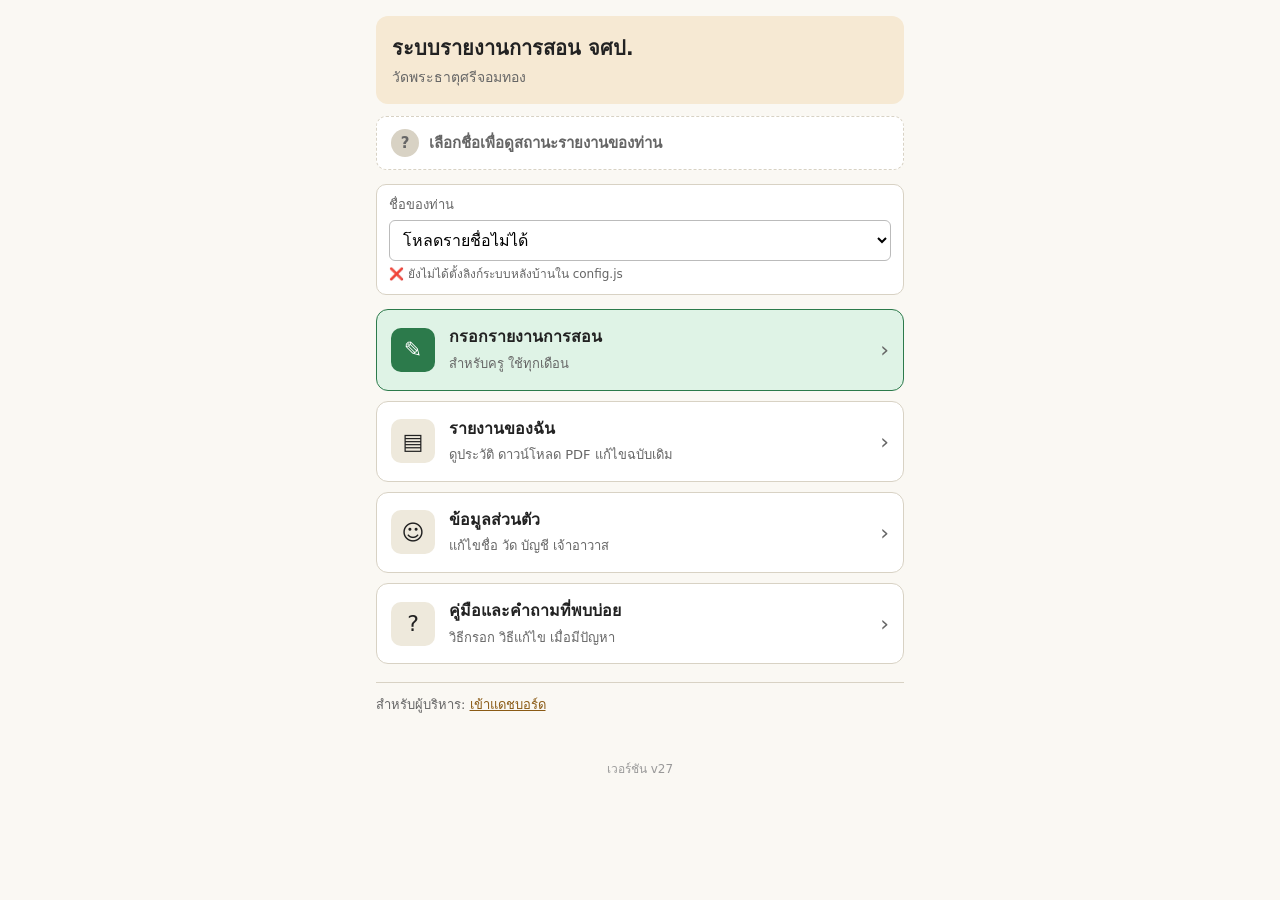
<file: index.html>
<!doctype html><html lang="th"><head><meta charset="utf-8"><meta name="viewport" content="width=device-width, initial-scale=1">
<title>ระบบรายงานการสอน จศป.</title>
<link rel="stylesheet" href="app.css?v=27">
<script>if(/[?&]page=dash/.test(location.search))location.replace('dashboard.html');</script>
</head><body style="margin:0">
<div class="home">
  <div class="hero"><h1>ระบบรายงานการสอน จศป.</h1><p>วัดพระธาตุศรีจอมทอง</p></div>
  <div id="deadline" class="deadline" style="display:none"></div>
  <div id="statusBox"></div>
  <div id="prevBox"></div>
  <div id="pickBox"></div>
  <div class="tiles">
    <a class="tile main" id="tileReport" href="report.html"><span class="ico">✎</span><span><b>กรอกรายงานการสอน</b><small id="tileSub">สำหรับครู ใช้ทุกเดือน</small></span><span class="go">›</span></a>
    <a class="tile" href="history.html"><span class="ico">▤</span><span><b>รายงานของฉัน</b><small>ดูประวัติ ดาวน์โหลด PDF แก้ไขฉบับเดิม</small></span><span class="go">›</span></a>
    <a class="tile" href="profile.html"><span class="ico">☺</span><span><b>ข้อมูลส่วนตัว</b><small>แก้ไขชื่อ วัด บัญชี เจ้าอาวาส</small></span><span class="go">›</span></a>
    <a class="tile" href="guide.html"><span class="ico">?</span><span><b>คู่มือและคำถามที่พบบ่อย</b><small>วิธีกรอก วิธีแก้ไข เมื่อมีปัญหา</small></span><span class="go">›</span></a>
  </div>
  <div class="foot"><span>สำหรับผู้บริหาร: <a href="dashboard.html">เข้าแดชบอร์ด</a></span></div>
</div>
<script src="config.js?v=27"></script><script src="shim.js?v=27"></script><script src="common.js?v=27"></script>
<script>
(function(){
  var $=TR.$, MONTHS=['มกราคม','กุมภาพันธ์','มีนาคม','เมษายน','พฤษภาคม','มิถุนายน','กรกฎาคม','สิงหาคม','กันยายน','ตุลาคม','พฤศจิกายน','ธันวาคม'];
  var TID='',SEQ=0,DL=24;
  function status(cls,ic,title,sub,acts){
    return '<div class="status '+cls+'"><div class="row"><span class="ic">'+ic+'</span><div><b>'+title+'</b>'+(sub?'<br><small>'+sub+'</small>':'')+'</div></div>'+(acts?'<div class="acts">'+acts+'</div>':'')+'</div>';
  }
  function editHref(y,m){return 'report.html?edit='+y+'-'+m;}
  function tile(cls,sub,href){var t=$('tileReport');t.className='tile '+cls;t.setAttribute('href',href||'report.html');$('tileSub').textContent=sub;}
  function render(r){
    var c=r.cur,m=TR.esc(r.monthName),h='',acts='';
    if(c.state==='sent'){
      var title=c.edited?'🙏 ขอบคุณที่ปรับแก้รายงานเดือน'+m:c.noTeach?'🙏 ขอบคุณที่แจ้งรายงานเดือน'+m+' (ไม่มีการสอน)':c.onTime?'🙏 ขอบคุณที่ส่งรายงานเดือน'+m+'ตรงเวลา':'🙏 ขอบคุณที่ส่งรายงานเดือน'+m;
      var sub=(c.edited?'แก้ไขล่าสุด ':'ส่งเมื่อ ')+TR.esc(c.at)+(c.noTeach?'':' · '+TR.esc(c.hours)+' ชั่วโมง');
      acts=(c.fileId?'<button type="button" class="sbtn" id="pdfBtn">⬇ ดาวน์โหลด PDF</button>':'')+'<a class="sbtn g" href="'+editHref(r.year,r.month)+'">แก้ไข</a>';
      h=status('s-ok','✓',title,sub,acts);
      tile('','ส่งแล้ว · กดเพื่อแก้ไขฉบับเดิมได้',editHref(r.year,r.month));
    }else if(c.state==='manual'){
      h=status('s-man','✓','🙏 ขอบคุณ ผู้ดูแลบันทึกแล้วว่าท่านส่งรายงานเดือน'+m,'ไม่ต้องส่งซ้ำ · บันทึกเมื่อ '+TR.esc(c.at));
      tile('dim','ส่งแล้ว (นอกระบบ) ไม่ต้องกรอก');
    }else if(c.state==='returned'){
      h=status('s-ret','↩','รายงานเดือน'+m+'รอแก้ไข',c.reason?'เหตุผล: '+TR.esc(c.reason):'','<a class="sbtn" href="'+editHref(r.year,r.month)+'">แก้ไขรายงาน ›</a>');
      tile('main','รอแก้ไข · กดเพื่อแก้ไข',editHref(r.year,r.month));
    }else{
      h=status('s-no','!','ยังไม่ได้ส่งรายงานเดือน'+m,'','<a class="sbtn" href="report.html">กรอกรายงานเดือนนี้ ›</a>');
      tile('main','ยังไม่ได้ส่ง · ส่งภายในวันที่ '+r.deadlineDay);
    }
    $('statusBox').innerHTML=h;
    var p=r.prev;
    $('prevBox').innerHTML=!p?'':(p.state==='returned'
      ?'<div class="prevwarn"><span>↩ รายงานเดือน'+TR.esc(p.monthName)+'รอแก้ไข'+(p.reason?' ('+TR.esc(p.reason)+')':'')+'</span><a class="sbtn" href="'+editHref(p.year,p.month)+'">แก้ไขเดือน'+TR.esc(p.monthName)+' ›</a></div>'
      :'<div class="prevwarn"><span>⚠ เดือน'+TR.esc(p.monthName)+'ยังไม่ได้ส่ง</span><a class="sbtn" href="report.html?m='+p.year+'-'+p.month+'">กรอกเดือน'+TR.esc(p.monthName)+' ›</a></div>');
    var b=$('pdfBtn');
    if(b)b.onclick=function(){
      b.disabled=true;var t0=b.textContent;b.textContent='กำลังเตรียมไฟล์…';
      TR.run('getPdf',TID,c.fileId).then(function(f){TR.dl(f.name,f.b64);b.disabled=false;b.textContent=t0;})
        .catch(function(e){b.disabled=false;b.textContent='❌ '+e.message;});
    };
  }
  function load(id){
    TID=id;var my=++SEQ;$('prevBox').innerHTML='';
    if(!id){
      $('statusBox').innerHTML=status('s-none','?','เลือกชื่อเพื่อดูสถานะรายงานของท่าน','');tile('main','สำหรับครู ใช้ทุกเดือน');return;
    }
    $('statusBox').innerHTML=status('s-none','…','กำลังตรวจสถานะรายงาน','');
    TR.run('getMyStatus',id).then(function(r){if(my===SEQ)render(r);})
      .catch(function(e){if(my===SEQ)$('statusBox').innerHTML=status('s-none','!','ตรวจสถานะไม่ได้','❌ '+TR.esc(e.message));});
  }
  load('');
  TR.picker($('pickBox'),function(id){load(id);});
  function show(d){
    var now=new Date(),left=d-now.getDate(),m=MONTHS[now.getMonth()],el=$('deadline');
    el.style.display='';
    if(left>0){el.textContent='รายงานเดือน'+m+' ส่งภายในวันที่ '+d+' '+m+' (เหลืออีก '+left+' วัน)';}
    else if(left===0){el.textContent='รายงานเดือน'+m+' ครบกำหนดส่งวันนี้ (วันที่ '+d+')';}
    else{el.classList.add('late');el.textContent='เลยกำหนดส่งรายงานเดือน'+m+' (วันที่ '+d+') แล้ว หากยังไม่ได้ส่ง กรุณาส่งโดยเร็ว';}
  }
  TR.run('getPublicInfo').then(function(i){DL=i.deadlineDay;show(i.deadlineDay);}).catch(function(){});
})();
</script></body></html>
</file>
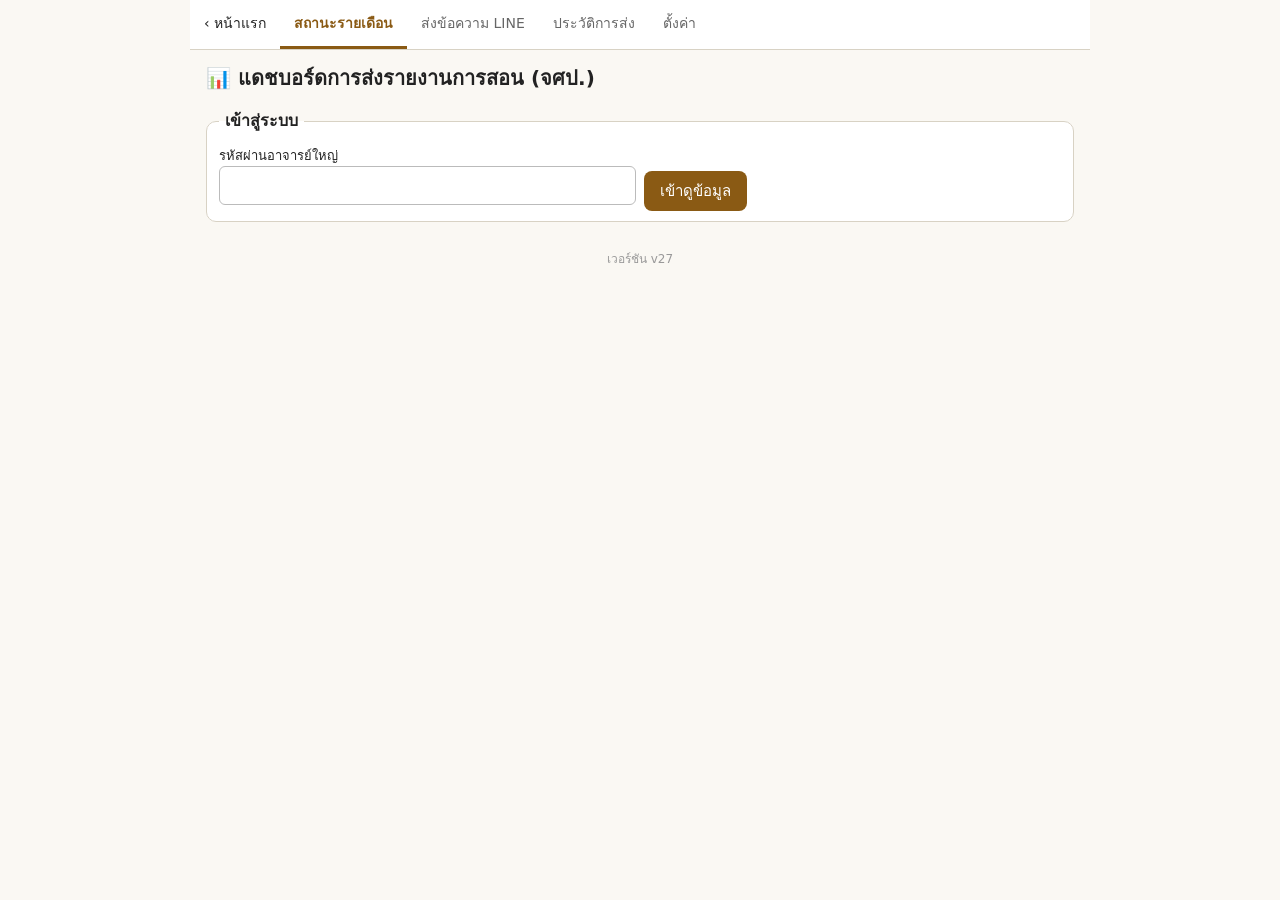
<file: dashboard.html>
<!doctype html><html lang="th"><head><meta charset="utf-8"><meta name="viewport" content="width=device-width, initial-scale=1"><title>แดชบอร์ดการส่งรายงาน (จศป.)</title>
<link rel="stylesheet" href="app.css?v=27">
<style>
body{font-family:'Sarabun',system-ui,sans-serif;max-width:900px;margin:0 auto;padding:16px;background:#faf8f3;color:#222}
h1{font-size:20px;margin:4px 0 12px} fieldset{border:1px solid #d8d2c4;border-radius:10px;margin:14px 0;background:#fff}
legend{font-weight:600;padding:0 6px} label{display:block;font-size:13px;margin:6px 0}
input,select,textarea{width:100%;box-sizing:border-box;padding:8px;border:1px solid #bbb;border-radius:6px;font:inherit}
input[type=checkbox]{width:auto;margin-right:6px}
button{padding:8px 16px;border:0;border-radius:8px;background:#8a5a14;color:#fff;font:inherit;font-size:15px;cursor:pointer}
button.mini{padding:4px 10px;font-size:13px;background:#555}button.go{background:#2c7a4b}button:disabled{opacity:.5}
.g{display:grid;grid-template-columns:repeat(auto-fit,minmax(150px,1fr));gap:8px;align-items:end}
.cards{display:grid;grid-template-columns:repeat(auto-fit,minmax(150px,1fr));gap:10px;margin:12px 0}
.card{background:#fff;border:1px solid #d8d2c4;border-radius:10px;padding:10px 14px}
.card b{display:block;font-size:26px;line-height:1.2}.card span{font-size:13px;color:#666}
.ok b{color:#2c7a4b}.no b{color:#c0392b}
.bar{height:14px;background:#eadfca;border-radius:7px;overflow:hidden;margin:6px 0 2px}.bar i{display:block;height:100%;background:#3b6e4f}
table{width:100%;border-collapse:collapse;background:#fff;border:1px solid #d8d2c4;border-radius:10px;overflow:hidden;font-size:14px}
th,td{padding:8px 10px;border-bottom:1px solid #eee;text-align:left}th{background:#f1eee6;font-weight:600}
td.n,th.n{text-align:right}
.badge{display:inline-block;padding:2px 10px;border-radius:12px;font-size:13px;font-weight:600}
.b-ret{background:#fff0d6;color:#8a5a14}.b-ok{background:#dff3e6;color:#1e6b3c}.b-zero{background:#e6eefb;color:#2a4d8f}.b-no{background:#fde2e2;color:#a00}
tr.miss td{background:#fff6f6}
textarea{height:80px}
label.wide{grid-column:1/-1}.hist button.mini{margin-left:6px}.tp select{width:auto;display:inline-block}
pre{white-space:pre-wrap;background:#f4f1ea;border:1px dashed #b9a97f;border-radius:8px;padding:10px;font:inherit;margin:8px 0}
#msg,#sendMsg,#setMsg{margin:8px 0;color:#a00} .okmsg{color:#1e6b3c!important}
small{color:#666} .scroll{overflow-x:auto} .row2{display:flex;gap:12px;flex-wrap:wrap;align-items:center}
.hist div{font-size:13px;padding:3px 0;border-bottom:1px solid #f0ece2}.hist .bad{color:#a00}
@media print{#login,#ctl,.noprint,nav.top{display:none!important}body{background:#fff}}
.tab{display:none}.tab.on{display:block}
</style></head><body>
<div id="nav" class="inpad noprint"></div>
<h1>📊 แดชบอร์ดการส่งรายงานการสอน (จศป.)</h1>

<fieldset id="login"><legend>เข้าสู่ระบบ</legend>
<div class="g"><label>รหัสผ่านอาจารย์ใหญ่<input id="code" type="password" autocomplete="off"></label><div><button id="go" type="button">เข้าดูข้อมูล</button></div></div>
</fieldset>
<div id="msg"></div>

<div id="main" style="display:none">
<fieldset id="ctl"><legend>เลือกเดือน</legend>
<div class="g"><label>เดือน<select id="month"></select></label><label>ปี พ.ศ.<input id="year" type="number"></label>
<div><button id="reload" type="button">รีเฟรช</button> <button id="prn" class="mini" type="button">พิมพ์</button></div></div></fieldset>

<div class="tab on" id="tab-status">
<div id="title" style="font-weight:600;font-size:16px"></div>
<div class="bar"><i id="bar" style="width:0"></i></div><small id="pct"></small>
<div class="cards">
<div class="card ok"><b id="cDone">–</b><span>ส่งรายงานแล้ว (รูป)</span></div>
<div class="card no"><b id="cMiss">–</b><span>ยังไม่ส่ง (รูป)</span></div>
<div class="card"><b id="cAll">–</b><span>ครูทั้งหมด (รูป)</span></div>
<div class="card"><b id="cHrs">–</b><span>ชั่วโมงรวมที่รายงาน</span></div>
</div>

<div class="scroll"><table><thead><tr><th class="n">#</th><th>ชื่อ</th><th>สถานะ</th><th class="n">ชั่วโมง/เดือน</th><th>ส่งเมื่อ</th><th class="noprint">ไฟล์</th><th class="noprint">เลือกเตือน</th><th class="noprint">จัดการ</th></tr></thead><tbody id="rows"></tbody></table></div>

<fieldset class="noprint" style="margin-top:16px"><legend>รายชื่อที่ยังไม่ส่ง (คัดลอกไปเตือนทางไลน์ได้)</legend>
<textarea id="miss" readonly></textarea><div style="margin-top:6px"><button id="cp" class="mini" type="button">คัดลอกรายชื่อ</button> <span id="cpm"></span></div></fieldset>

</div>

<div class="tab" id="tab-line">
<fieldset class="noprint" id="sendBox"><legend>📨 ส่งข้อความแจ้งเตือนทางไลน์ (เดือนที่เลือกด้านบน)</legend>
<div class="g">
 <label>ประเภทข้อความ<select id="kind">
  <option value="remind">เตือนกลุ่มครู: ยังไม่ส่งรายงาน</option>
  <option value="summary">สรุปการส่งเข้ากลุ่มผู้บริหาร</option>
  <option value="form">ประกาศแบบฟอร์ม (เชิญประชุม / แจ้งข่าว / แจ้งหยุด)</option>
  <option value="custom">ประกาศพิมพ์เองอิสระ</option></select></label>
 <label id="ftWrap" style="display:none">แบบฟอร์ม<select id="ftype"><option value="meeting">เชิญประชุม</option><option value="news">แจ้งข่าวทั่วไป</option><option value="change">แจ้งหยุด / เปลี่ยนแปลง</option></select></label>
 <label id="tgtWrap" style="display:none">ส่งไปที่<select id="tgt"><option value="teacher">กลุ่มครู</option><option value="exec">กลุ่มผู้บริหาร</option><option value="both">ทั้งสองกลุ่ม</option></select></label>
</div>
<div id="optForm" style="display:none" class="g">
 <label class="ff" data-k="title"><span></span><input id="f_title" maxlength="100"></label>
 <label class="ff" data-k="date"><span></span><input id="f_date" type="date"></label>
 <label class="ff" data-k="time"><span></span><span class="tp"><select id="f_time_h"></select> : <select id="f_time_m"></select> น.</span></label>
 <label class="ff" data-k="place"><span></span><input id="f_place" maxlength="200"></label>
 <label class="ff wide" data-k="agenda"><span></span><textarea id="f_agenda" maxlength="600"></textarea></label>
 <label class="ff wide" data-k="body"><span></span><textarea id="f_body" maxlength="1200"></textarea></label>
 <label class="ff wide" data-k="note"><span></span><textarea id="f_note" maxlength="400" style="height:56px"></textarea></label>
</div>
<div id="optRemind">
 <label><input type="checkbox" id="showNames">แสดงชื่อคนที่ยังไม่ส่งในข้อความ</label>
 <small>หรือติ๊กเลือกครูในช่อง "เลือกเตือน" ของตารางด้านบน เพื่อเตือนเฉพาะรายชื่อ (จะแสดงชื่อเสมอ) <b id="selCount"></b></small>
 <label>ข้อความเพิ่มเติม (ต่อท้าย ไม่บังคับ ไม่เกิน 300 ตัวอักษร)<textarea id="extra" maxlength="300" placeholder="เช่น ขอให้ส่งภายในวันนี้ครับ"></textarea></label>
</div>
<div id="optCustom" style="display:none"><label>ข้อความที่จะส่ง (ไม่เกิน 1,500 ตัวอักษร)<textarea id="ctext" maxlength="1500" style="height:110px"></textarea></label></div>
<div id="schedBox" style="display:none"><label><input type="checkbox" id="schedOn">ตั้งเวลาส่งล่วงหน้า (ระบบตรวจทุก 5 นาที จึงอาจส่งช้าได้ไม่เกินประมาณ 5 นาที)</label>
 <label id="schedWrap" style="display:none">ส่งเมื่อ (เวลาไทย)<span class="tp"><input type="date" id="s_date" style="width:auto"> <select id="s_h"></select> : <select id="s_m"></select> น.</span></label></div>
<button id="prev" type="button">ดูตัวอย่างข้อความ</button>
<div id="prevBox" style="display:none"><b>ส่งไปที่: <span id="prevTo"></span></b><pre id="prevTxt"></pre>
 <small>ส่งแล้วถอนข้อความออกจากกลุ่มไม่ได้ ตรวจให้แน่ใจก่อน</small><br>
 <button id="doSend" class="go" type="button">✅ ยืนยันส่ง</button> <button id="cancel" class="mini" type="button">ยกเลิก</button></div>
<div id="sendMsg"></div>
<div id="pendBox" style="display:none;margin-top:10px"><b>⏰ ประกาศที่ตั้งเวลาไว้ (รอส่ง)</b><div id="pend" class="hist"></div></div>
</fieldset>

</div>

<div class="tab" id="tab-hist">
<fieldset class="noprint"><legend>🧾 ประวัติการส่ง และโควตา LINE</legend>
<div id="quota" style="margin-bottom:6px"></div><div id="hist" class="hist"><small>กำลังโหลด…</small></div>
<div style="margin-top:10px"><b>🗂 ประกาศเฉพาะกิจที่ส่งไปแล้ว</b> <small>(กด "นำมาแก้" เพื่อดึงกลับมาแก้ไขแล้วส่งใหม่)</small></div><div id="nlist" class="hist"></div></fieldset>

</div>

<div class="tab" id="tab-set">
<fieldset class="noprint"><legend>⚙️ ตั้งค่าการแจ้งเตือนอัตโนมัติ</legend>
<div id="status" style="margin-bottom:8px;font-size:13px"></div>
<label><input type="checkbox" id="sAuto">เตือนกลุ่มครูอัตโนมัติ (เมื่อยังมีครูไม่ส่งรายงาน)</label>
<div class="g">
 <label>วันที่เตือน (คั่นด้วยจุลภาค)<input id="sDays" placeholder="20,21,22,23"></label>
 <label>กำหนดส่ง (วันที่ของเดือน)<input id="sDead" type="number" min="1" max="31"></label>
 <label>เวลาตรวจ/ส่งทุกวัน<select id="sHour"></select></label>
</div>
<label><input type="checkbox" id="sNames">แสดงชื่อคนที่ยังไม่ส่งในข้อความเตือนอัตโนมัติ (กลุ่มครูจะเห็นชื่อ)</label>
<label>ข้อความเพิ่มเติมท้ายข้อความเตือนอัตโนมัติ (ไม่บังคับ)<textarea id="sExtra" maxlength="300"></textarea></label>
<hr style="border:0;border-top:1px dashed #d8d2c4">
<div class="g">
 <label><input type="checkbox" id="sSum">สรุปให้กลุ่มผู้บริหารอัตโนมัติ</label>
 <label>วันที่สรุป (วันที่ของเดือน)<input id="sSumDay" type="number" min="1" max="31"></label>
</div>
<label><input type="checkbox" id="sSumDone">สรุปผู้บริหารแสดงรายชื่อครูที่ส่งแล้วพร้อมชั่วโมงของแต่ละรูป</label>
<label><input type="checkbox" id="sInst">แจ้งกลุ่มผู้บริหารทันทีเมื่อครูส่งรายงาน</label>
<button id="saveSet" class="go" type="button">💾 บันทึกการตั้งค่า</button> <span id="setMsg"></span>
<div><small>ระบบตรวจทุกวันในช่วงชั่วโมงที่เลือก (ตัวตั้งเวลาของ Google อาจเลื่อนได้ไม่เกิน 1 ชั่วโมง) การบันทึกจะตั้งเวลาใหม่ให้เอง</small></div>
</fieldset>
</div>
</div>

<div id="dlg" style="display:none;position:fixed;inset:0;background:rgba(0,0,0,.4);z-index:9"><div style="background:#fff;max-width:380px;margin:20vh auto 0;padding:16px;border-radius:10px"><div id="dlgT" style="white-space:pre-wrap;margin-bottom:8px"></div><input id="dlgI" type="number" min="0" max="88" step="0.25" placeholder="ชั่วโมงรวม (เว้นว่างถ้าไม่ทราบ)"><div style="margin-top:10px"><button id="dlgOk" class="go" type="button">ตกลง</button> <button id="dlgNo" class="mini" type="button">ยกเลิก</button></div></div></div>
<script src="config.js?v=27"></script><script src="shim.js?v=27"></script><script src="common.js?v=27"></script>
<script>
const $=id=>document.getElementById(id);
const esc=x=>String(x==null?'':x).replace(/&/g,'&amp;').replace(/</g,'&lt;').replace(/"/g,'&quot;');
const MONTHS=['มกราคม','กุมภาพันธ์','มีนาคม','เมษายน','พฤษภาคม','มิถุนายน','กรกฎาคม','สิงหาคม','กันยายน','ตุลาคม','พฤศจิกายน','ธันวาคม'];
const run=(fn,...a)=>new Promise((ok,no)=>google.script.run.withSuccessHandler(ok).withFailureHandler(no)[fn](...a));
let CODE='';try{CODE=sessionStorage.getItem('dc')||''}catch(e){}
let PENDING=null,NOT={};
const FT={meeting:{title:'หัวข้อการประชุม (ไม่ใส่ = ประชุมประจำเดือน)',date:'วันที่ประชุม *',time:'เวลา (24 ชม.) *',place:'สถานที่',agenda:'วาระ / เรื่องที่จะประชุม',note:'หมายเหตุ'},
 news:{title:'หัวข้อข่าว *',body:'รายละเอียด *'},
 change:{title:'เรื่อง เช่น แจ้งหยุดการเรียนการสอน *',date:'มีผลวันที่ (ไม่บังคับ)',body:'รายละเอียด *',note:'หมายเหตุ'}};
const FK=['title','date','time','place','agenda','body','note'];
const now=new Date();
const HH=[...Array(24).keys()].map(h=>String(h).padStart(2,'0')),MM=[...Array(12).keys()].map(m=>String(m*5).padStart(2,'0'));
const opt24=(a)=>'<option value="">--</option>'+a.map(v=>`<option>${v}</option>`).join('');
['f_time_h','s_h'].forEach(id=>$(id).innerHTML=opt24(HH));['f_time_m','s_m'].forEach(id=>$(id).innerHTML=opt24(MM));
function getF(k){if(k==='time'){const h=$('f_time_h').value,m=$('f_time_m').value;return h?h+':'+(m||'00'):'';}return $('f_'+k).value;}
function setF(k,v){if(k==='time'){const p=String(v||'').split(':');$('f_time_h').value=p[0]||'';const m=p[1]||'';$('f_time_m').value=MM.indexOf(m)>=0?m:(p[0]?'00':'');}else $('f_'+k).value=v||'';}
function schedVal(){const d=$('s_date').value,h=$('s_h').value;return d&&h?d+'T'+h+':'+($('s_m').value||'00'):'';}
$('month').innerHTML=MONTHS.map((m,i)=>`<option value="${i}">${m}</option>`).join('');
$('month').value=now.getMonth();$('year').value=now.getFullYear()+543;
$('sHour').innerHTML=[...Array(24).keys()].map(h=>`<option value="${h}">${String(h).padStart(2,'0')}:00</option>`).join('');
function ask(t,inp,okText){return new Promise(res=>{$('dlgT').textContent=t;const I=$('dlgI');I.type=inp==='reason'?'text':'number';I.placeholder=inp==='reason'?'เหตุผล (ไม่บังคับ)':'ชั่วโมงรวม (เว้นว่างถ้าไม่ทราบ)';
 I.style.display=inp?'':'none';I.value='';$('dlgOk').textContent=okText||'ตกลง';$('dlg').style.display='block';if(inp)I.focus();
 const done=v=>{$('dlg').style.display='none';$('dlgOk').onclick=$('dlgNo').onclick=null;res(v)};$('dlgOk').onclick=()=>done(inp?I.value:'ok');$('dlgNo').onclick=()=>done(null);});}
function dl(name,b64){const bin=atob(b64),u=new Uint8Array(bin.length);for(let i=0;i<bin.length;i++)u[i]=bin.charCodeAt(i);
 const url=URL.createObjectURL(new Blob([u],{type:'application/pdf'})),a=document.createElement('a');a.href=url;a.download=name;document.body.appendChild(a);a.click();a.remove();setTimeout(()=>URL.revokeObjectURL(url),60000);}
function load(){
 $('msg').textContent='กำลังโหลด...';
 run('getDashboard',CODE,+$('year').value,+$('month').value).then(d=>{render(d);loadInfo();})
  .catch(x=>{$('msg').textContent='❌ '+x.message;$('login').style.display='';$('main').style.display='none';try{sessionStorage.removeItem('dc')}catch(e){}});}
function render(d){
 $('msg').textContent='';$('login').style.display='none';$('main').style.display='';
 try{sessionStorage.setItem('dc',CODE)}catch(e){}
 $('title').textContent='ประจำเดือน '+d.month+' พ.ศ. '+d.year;
 $('cDone').textContent=d.done;$('cMiss').textContent=d.notDone;$('cAll').textContent=d.total;$('cHrs').textContent=d.totalHours;
 const p=d.total?Math.round(d.done*100/d.total):0;$('bar').style.width=p+'%';$('pct').textContent='ส่งแล้ว '+p+'%';
 $('rows').innerHTML=d.list.map((t,i)=>{
  const st=t.returned?'<span class="badge b-ret">รอแก้ไข</span>':!t.done?'<span class="badge b-no">ยังไม่ส่ง</span>':t.manual?'<span class="badge b-zero">ส่งแล้ว (นอกระบบ)</span>':(t.hours>0?'<span class="badge b-ok">ส่งแล้ว</span>':'<span class="badge b-zero">ส่งแล้ว (ไม่มีการสอน)</span>');
  const f=t.fileId?`<button type="button" class="mini dl" data-t="${esc(t.id)}" data-f="${esc(t.fileId)}">⬇️ PDF</button>`:'';
  const sel=t.done?'':`<input type="checkbox" class="sel" data-id="${esc(t.id)}">`;
  const nm=esc(t.name),rp=t.inSystem?`<button type="button" class="mini rp" data-a="${t.returned?'unret':'ret'}" data-t="${esc(t.id)}" data-n="${nm}">${t.returned?'ยกเลิกส่งกลับ':'↩ ส่งกลับแก้ไข'}</button> <button type="button" class="mini rp" data-a="del" data-t="${esc(t.id)}" data-n="${nm}" style="background:#a33">🗑 ลบ</button>`:'';
  const mk=rp?rp:t.done?(t.manual?`<button type="button" class="mini mk" data-t="${esc(t.id)}" data-d="0">ยกเลิกการติ๊ก</button>`:''):`<button type="button" class="mini mk" data-t="${esc(t.id)}" data-d="1">✔ ส่งแล้ว (นอกระบบ)</button>`;
  return `<tr class="${t.done?'':'miss'}"><td class="n">${i+1}</td><td>${esc(t.name)}</td><td>${st}</td><td class="n">${t.done&&(!t.manual||t.hours>0)?t.hours:'–'}</td><td>${esc(t.at)}</td><td class="noprint">${f}</td><td class="noprint">${sel}</td><td class="noprint">${mk}</td></tr>`;}).join('');
 $('miss').value=d.list.filter(t=>!t.done).map((t,i)=>(i+1)+'. '+t.name+(t.returned?' (รอแก้ไข)':'')).join('\n')||'ส่งรายงานครบทุกรูปแล้ว 🎉';
 selCount();hidePreview();
}
function selCount(){const n=document.querySelectorAll('.sel:checked').length;$('selCount').textContent=n?'(เลือกแล้ว '+n+' รูป)':'';}
function loadInfo(){
 run('getNotifyInfo',CODE).then(i=>{
  const q=i.quota;
  $('quota').innerHTML='โควตาข้อความ LINE เดือนนี้: '+(q?(q.limit==null?('ใช้ไป '+q.used+' ข้อความ (ไม่จำกัด)'):('ใช้ไป <b>'+q.used+'</b> จาก '+q.limit+' ข้อความ')):'<small>ดึงโควตาไม่ได้ (ตรวจ LINE_TOKEN)</small>')+' · ส่งจากแดชบอร์ดวันนี้ '+i.cap.used+'/'+i.cap.max+' ข้อความ';
  $('hist').innerHTML=i.history.map(h=>`<div class="${/^ผิดพลาด/.test(h.status)?'bad':''}">${esc(h.at)} · ${esc(h.to)} · ${esc(h.status)} · ${esc(h.detail)}</div>`).join('')||'<small>ยังไม่มีประวัติ</small>';
  $('status').innerHTML=(i.groups.token?'✅':'❌')+' โทเคน LINE · '+(i.groups.exec?'✅':'❌')+' กลุ่มผู้บริหาร · '+(i.groups.teacher?'✅':'❌')+' กลุ่มครู · '+(i.triggerOn?'✅ ตัวตั้งเวลารายวันทำงานอยู่':'❌ ยังไม่ได้ตั้งตัวตั้งเวลา (กดบันทึกการตั้งค่าด้านล่างเพื่อตั้ง)');
  const s=i.settings;$('sAuto').checked=s.autoRemind;$('sDays').value=s.remindDays.join(',');$('sDead').value=s.deadlineDay;$('sHour').value=s.hour;
  $('sSumDone').checked=s.summaryShowDone!==false;
  renderNotices(i.notices);
  $('sNames').checked=s.showNames;$('sExtra').value=s.extraAuto||'';$('sSum').checked=s.summaryOn;$('sSumDay').value=s.summaryDay;$('sInst').checked=s.instantOn;
 }).catch(x=>{$('hist').innerHTML='<small>โหลดไม่ได้: '+esc(x.message)+'</small>'});}
function showForm(){const t=FT[$('ftype').value];
 document.querySelectorAll('.ff').forEach(l=>{const k=l.dataset.k;l.style.display=t[k]?'':'none';l.firstElementChild.textContent=t[k]||'';});}
function renderNotices(n){
 NOT={};[...n.pending,...n.recent].forEach(x=>NOT[x.id]=x.payload);
 $('pendBox').style.display=n.pending.length?'':'none';
 $('pend').innerHTML=n.pending.map(p=>`<div>⏰ ${esc(p.sendAt)} → ${esc(p.targets)} · ${esc(p.text.split('\n')[0])} <button class="mini ed" data-id="${esc(p.id)}" type="button">นำมาแก้</button><button class="mini cs" data-id="${esc(p.id)}" type="button" style="background:#a33">ยกเลิก</button></div>`).join('');
 $('nlist').innerHTML=n.recent.map(p=>`<div class="${/^ผิดพลาด/.test(p.status)?'bad':''}">${esc(p.at)} → ${esc(p.targets)} · ${esc(p.status)} · ${esc(p.text.split('\n')[0])} <button class="mini ed" data-id="${esc(p.id)}" type="button">นำมาแก้</button></div>`).join('')||'<small>ยังไม่มี</small>';}
function loadNotice(p){
 $('kind').value=p.kind;kindChange();
 if(p.kind==='form'){$('ftype').value=p.type;showForm();FK.forEach(k=>setF(k,p.f&&p.f[k]));}
 else $('ctext').value=p.text||'';
 $('tgt').value=p.targets||'teacher';$('schedOn').checked=false;schedChange();
 $('sendBox').scrollIntoView({behavior:'smooth'});}
function hidePreview(){PENDING=null;$('prevBox').style.display='none';}
function opts(){const ids=[...document.querySelectorAll('.sel:checked')].map(i=>i.dataset.id);
 const f={};FK.forEach(k=>f[k]=getF(k));
 return {showNames:$('showNames').checked,extra:$('extra').value,ids:ids.length?ids:null,text:$('ctext').value,targets:$('tgt').value,type:$('ftype').value,f};}
function schedChange(){const on=$('schedOn').checked;$('schedWrap').style.display=on?'':'none';$('doSend').textContent=on?'⏰ ยืนยันตั้งเวลาส่ง':'✅ ยืนยันส่ง';hidePreview();}
$('go').onclick=()=>{CODE=$('code').value;load()};
$('code').addEventListener('keydown',e=>{if(e.key==='Enter'){CODE=$('code').value;load()}});
$('reload').onclick=load;$('prn').onclick=()=>window.print();
$('month').onchange=load;$('year').onchange=load;
$('rows').addEventListener('click',e=>{const b=e.target.closest('.dl');if(!b)return;b.disabled=true;const t0=b.textContent;b.textContent='กำลังเตรียม…';
 run('getPdf',b.dataset.t,b.dataset.f).then(r=>{dl(r.name,r.b64);b.disabled=false;b.textContent=t0;}).catch(x=>{b.disabled=false;b.textContent='❌';});});
$('rows').addEventListener('click',e=>{const b=e.target.closest('.mk');if(!b)return;const on=b.dataset.d==='1';
 ask(on?'ติ๊กว่าครูท่านนี้ทำรายงานเดือนนี้นอกระบบและส่งแล้ว\nใส่ชั่วโมงสอนรวมของเดือน (ตัวเลข) หรือเว้นว่างถ้าไม่ทราบ':'ยกเลิกการติ๊กส่งแล้ว?\nครูท่านนี้จะกลับไปเป็น "ยังไม่ส่ง" และจะถูกเตือนอีกครั้ง',on).then(h=>{
  if(h===null)return;b.disabled=true;
  run('setManualDone',CODE,+$('year').value,+$('month').value,b.dataset.t,on,on?h:'').then(load).catch(x=>{b.disabled=false;$('msg').textContent='❌ '+x.message;});});});
$('rows').addEventListener('click',e=>{const b=e.target.closest('.rp');if(!b)return;const a=b.dataset.a,id=b.dataset.t,nm=b.dataset.n,mo=$('month').options[$('month').selectedIndex].text+' '+$('year').value;
 const cfg={ret:['ส่งกลับให้ '+nm+' แก้ไขรายงานเดือน'+mo+'?\nข้อมูลเดิมยังอยู่ ครูจะกลับเป็น "รอแก้ไข" (นับว่ายังไม่ส่ง) และกดโหลดรายงานเดิมมาแก้ในหน้ากรอกได้','reason','ส่งกลับให้แก้ไข','returnReport'],
  unret:['ยกเลิกการส่งกลับ? รายงานเดิมของ '+nm+' จะกลับเป็น "ส่งแล้ว"',false,'ยกเลิกการส่งกลับ','cancelReturn'],
  del:['⚠ ลบรายงานเดือน'+mo+' ของ '+nm+' ถาวร?\nข้อมูลตารางสอนจะถูกลบ และ PDF เดิมถูกย้ายลงถังขยะของ Drive ครูต้องกรอกใหม่ทั้งหมด (ถ้าอยากให้แก้จากข้อมูลเดิม ให้ใช้ "ส่งกลับแก้ไข" แทน)','reason','ลบรายงาน','deleteReport']}[a];
 ask(cfg[0],cfg[1],cfg[2]).then(v=>{if(v===null)return;b.disabled=true;
  const args=[CODE,+$('year').value,+$('month').value,id];if(cfg[1])args.push(v);
  run(cfg[3],...args).then(load).catch(x=>{b.disabled=false;$('msg').textContent='❌ '+x.message;});});});
$('rows').addEventListener('change',e=>{if(e.target.classList.contains('sel')){selCount();hidePreview();}});
function kindChange(){const k=$('kind').value,fc=k==='form'||k==='custom';$('optRemind').style.display=k==='remind'?'':'none';$('optCustom').style.display=k==='custom'?'':'none';
 $('optForm').style.display=k==='form'?'':'none';$('ftWrap').style.display=k==='form'?'':'none';$('tgtWrap').style.display=fc?'':'none';$('schedBox').style.display=fc?'':'none';
 if(!fc)$('schedOn').checked=false;if(k==='form')showForm();schedChange();$('sendMsg').textContent='';}
$('kind').onchange=kindChange;$('schedOn').onchange=schedChange;
['input','change'].forEach(ev=>$('sendBox').addEventListener(ev,e=>{if(e.target.id!=='schedOn'&&e.target.id!=='kind'&&e.target.id!=='doSend')hidePreview();}));
$('ftype').addEventListener('change',showForm);
document.addEventListener('click',e=>{const b=e.target.closest('.ed,.cs');if(!b)return;const id=b.dataset.id;
 if(b.classList.contains('ed')){if(NOT[id])loadNotice(NOT[id]);return;}
 ask('ยกเลิกประกาศที่ตั้งเวลาไว้นี้?',false).then(v=>{if(v===null)return;
  run('cancelScheduled',CODE,id).then(loadInfo).catch(x=>{$('sendMsg').className='';$('sendMsg').textContent='❌ '+x.message;});});});
$('prev').onclick=()=>{$('sendMsg').textContent='';const req={kind:$('kind').value,y:+$('year').value,m:+$('month').value,o:opts(),at:$('schedOn').checked?schedVal():''};
 if($('schedOn').checked&&!req.at){$('sendMsg').className='';$('sendMsg').textContent='❌ กรุณาเลือกวันและเวลาที่จะส่ง';return;}
 run('previewNotice',CODE,req.kind,req.y,req.m,req.o).then(r=>{PENDING=req;$('prevTo').textContent=r.target+(req.at?'  · ตั้งเวลาส่ง '+req.at.replace('T',' ')+' น.':'');$('prevTxt').textContent=r.text;$('prevBox').style.display='';})
  .catch(x=>{hidePreview();$('sendMsg').className='';$('sendMsg').textContent='❌ '+x.message;});};
$('cancel').onclick=hidePreview;
$('doSend').onclick=()=>{if(!PENDING)return;const r=PENDING;$('doSend').disabled=true;$('sendMsg').className='';$('sendMsg').textContent=r.at?'กำลังตั้งเวลา…':'กำลังส่ง…';
 (r.at?run('scheduleNotice',CODE,r.kind,r.y,r.m,r.o,r.at).then(x=>({msg:'✅ ตั้งเวลาส่งเข้า'+x.target+' เมื่อ '+x.when+' น. แล้ว'})):
  run('sendNotice',CODE,r.kind,r.y,r.m,r.o).then(x=>({msg:x.results.map(q=>q.ok?'✅ ส่งเข้า'+q.target+'แล้ว':'❌ ส่งเข้า'+q.target+'ไม่สำเร็จ').join(' · ')})))
  .then(x=>{$('sendMsg').className='okmsg';$('sendMsg').textContent=x.msg;hidePreview();loadInfo();})
  .catch(x=>{$('sendMsg').className='';$('sendMsg').textContent='❌ '+x.message;}).finally(()=>{$('doSend').disabled=false;});};
$('saveSet').onclick=()=>{$('setMsg').className='';$('setMsg').textContent='กำลังบันทึก…';
 const v={autoRemind:$('sAuto').checked,remindDays:$('sDays').value,deadlineDay:$('sDead').value,hour:$('sHour').value,showNames:$('sNames').checked,extraAuto:$('sExtra').value,summaryOn:$('sSum').checked,summaryShowDone:$('sSumDone').checked,summaryDay:$('sSumDay').value,instantOn:$('sInst').checked};
 run('saveNotifySettings',CODE,v).then(s=>{$('setMsg').className='okmsg';$('setMsg').textContent='✅ บันทึกแล้ว · ตั้งเวลาตรวจทุกวัน '+String(s.hour).padStart(2,'0')+':00';loadInfo();})
  .catch(x=>{$('setMsg').textContent='❌ '+x.message;});};
$('cp').onclick=()=>{const t=$('miss');t.select();let ok=false;try{ok=document.execCommand('copy')}catch(e){}$('cpm').textContent=ok?'คัดลอกแล้ว':'กดค้างที่ช่องข้อความเพื่อคัดลอกเอง';setTimeout(()=>$('cpm').textContent='',3000);};
if(CODE)load();
/* แท็บ: #status #line #hist #set */
const TABS=[['#status','สถานะรายเดือน'],['#line','ส่งข้อความ LINE'],['#hist','ประวัติการส่ง'],['#set','ตั้งค่า']];
function showTab(){
 const h=(location.hash||'#status');const k=TABS.some(t=>t[0]===h)?h:'#status';
 TR.nav([['index.html','‹ หน้าแรก','back']].concat(TABS.map(t=>[t[0],t[1]])),k);
 document.querySelectorAll('.tab').forEach(e=>e.classList.toggle('on','#'+e.id.slice(4)===k));
 $('ctl').style.display=(k==='#status'||k==='#line')?'':'none';
}
window.addEventListener('hashchange',showTab);showTab();
</script></body></html>
</file>
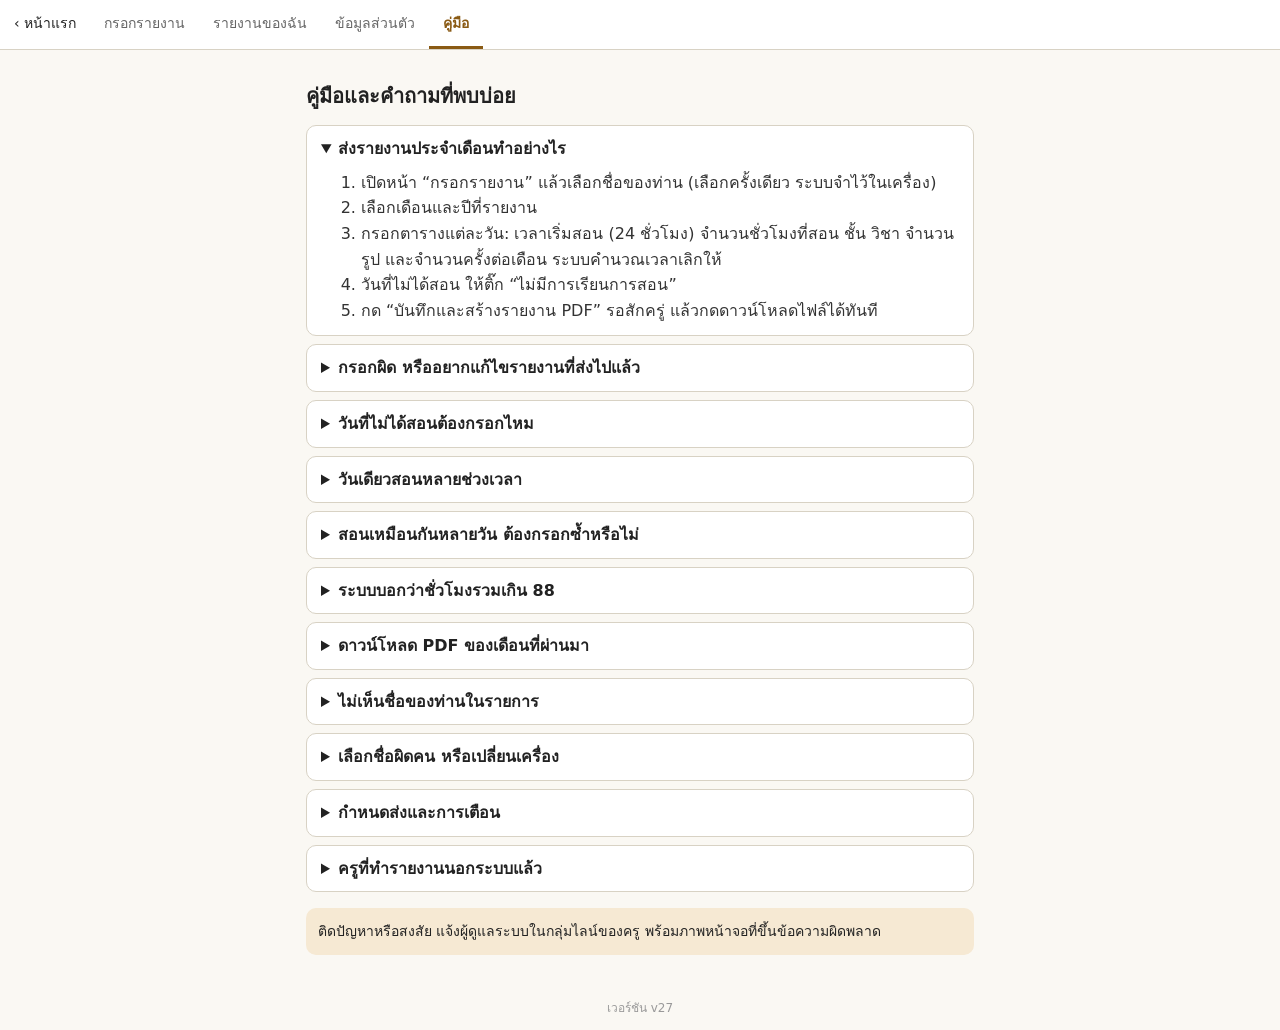
<file: guide.html>
<!doctype html><html lang="th"><head><meta charset="utf-8"><meta name="viewport" content="width=device-width, initial-scale=1">
<title>คู่มือการใช้งาน</title>
<link rel="stylesheet" href="app.css?v=27">
</head><body style="margin:0">
<div id="nav"></div>
<div class="guide">
  <h1>คู่มือและคำถามที่พบบ่อย</h1>
  <details open><summary>ส่งรายงานประจำเดือนทำอย่างไร</summary>
    <ol><li>เปิดหน้า “กรอกรายงาน” แล้วเลือกชื่อของท่าน (เลือกครั้งเดียว ระบบจำไว้ในเครื่อง)</li>
    <li>เลือกเดือนและปีที่รายงาน</li>
    <li>กรอกตารางแต่ละวัน: เวลาเริ่มสอน (24 ชั่วโมง) จำนวนชั่วโมงที่สอน ชั้น วิชา จำนวนรูป และจำนวนครั้งต่อเดือน ระบบคำนวณเวลาเลิกให้</li>
    <li>วันที่ไม่ได้สอน ให้ติ๊ก “ไม่มีการเรียนการสอน”</li>
    <li>กด “บันทึกและสร้างรายงาน PDF” รอสักครู่ แล้วกดดาวน์โหลดไฟล์ได้ทันที</li></ol></details>
  <details><summary>กรอกผิด หรืออยากแก้ไขรายงานที่ส่งไปแล้ว</summary>
    <p>เปิดหน้า “รายงานของฉัน” กดปุ่ม “แก้ไข” ที่เดือนนั้น ระบบจะเติมข้อมูลเดิมกลับมาให้ แก้เฉพาะจุดที่ผิดแล้วกดบันทึกอีกครั้ง ฉบับใหม่จะแทนที่ฉบับเดิม</p>
    <p>ถ้าผู้ดูแลส่งรายงานของท่านกลับมาให้แก้ไข จะมีแถบสีส้มขึ้นที่เดือนนั้นพร้อมเหตุผล ให้แก้ไขตามวิธีข้างต้น</p></details>
  <details><summary>วันที่ไม่ได้สอนต้องกรอกไหม</summary>
    <p>ทุกวันต้องกรอกหรือติ๊ก “ไม่มีการเรียนการสอน” อย่างใดอย่างหนึ่ง วันไหนยังไม่ได้ทำ ชื่อวันจะเป็นสีแดงและระบบไม่ให้บันทึก ถ้าทั้งเดือนไม่มีการสอน ติ๊ก “ไม่มีการเรียนการสอนตลอดเดือน” ได้ครั้งเดียว</p></details>
  <details><summary>วันเดียวสอนหลายช่วงเวลา</summary>
    <p>กด “+ เพิ่มช่วงสอนของวัน…” ใต้วันนั้น ในรายงาน PDF ชื่อวันจะรวมเป็นช่องเดียว และระบบแสดงผลรวมชั่วโมงของแต่ละวันให้</p></details>
  <details><summary>สอนเหมือนกันหลายวัน ต้องกรอกซ้ำหรือไม่</summary>
    <p>ไม่ต้อง ใช้ปุ่ม “คัดลอกจากวัน…” ที่แถวของวันนั้น เลือกวันต้นทาง แล้วกด “คัดลอก”</p></details>
  <details><summary>ระบบบอกว่าชั่วโมงรวมเกิน 88</summary>
    <p>ชั่วโมงรวมต่อเดือนต้องไม่เกิน 88 ชั่วโมง (จำนวนครั้ง × จำนวนชั่วโมงที่สอน รวมทุกช่วง) ให้ตรวจจำนวนครั้งและชั่วโมงที่กรอก ระบบจะไม่ให้บันทึกจนกว่าจะไม่เกิน</p></details>
  <details><summary>ดาวน์โหลด PDF ของเดือนที่ผ่านมา</summary>
    <p>เปิดหน้า “รายงานของฉัน” กดปุ่ม “ดาวน์โหลด PDF” ที่เดือนนั้น ไม่ต้องขอสิทธิ์ใด ๆ ใน Google Drive</p></details>
  <details><summary>ไม่เห็นชื่อของท่านในรายการ</summary>
    <p>ต้องให้ผู้ดูแลเพิ่มข้อมูลของท่านเข้าระบบก่อน แจ้งผู้ดูแลในกลุ่มไลน์ของครู</p></details>
  <details><summary>เลือกชื่อผิดคน หรือเปลี่ยนเครื่อง</summary>
    <p>เลือกชื่อใหม่ที่ช่อง “ชื่อของท่าน” ในหน้ากรอกรายงาน ระบบจะจำชื่อล่าสุดไว้ในเครื่องนั้น ถ้าเปลี่ยนเครื่องต้องเลือกชื่ออีกครั้ง</p></details>
  <details><summary>กำหนดส่งและการเตือน</summary>
    <p>ส่งรายงานภายในวันที่ 24 ของทุกเดือน ระบบจะเตือนในกลุ่มไลน์ของครูช่วงวันที่ 20–23 ถ้ายังไม่ส่ง</p></details>
  <details><summary>ครูที่ทำรายงานนอกระบบแล้ว</summary>
    <p>แจ้งผู้ดูแลเพื่อบันทึกว่าส่งแล้ว ท่านจะไม่ถูกเตือนซ้ำ</p></details>
  <div class="contact">ติดปัญหาหรือสงสัย แจ้งผู้ดูแลระบบในกลุ่มไลน์ของครู พร้อมภาพหน้าจอที่ขึ้นข้อความผิดพลาด</div>
</div>
<script src="config.js?v=27"></script><script src="shim.js?v=27"></script><script src="common.js?v=27"></script>
<script>TR.nav(TR.TEACH,'guide.html');</script>
</body></html>
</file>
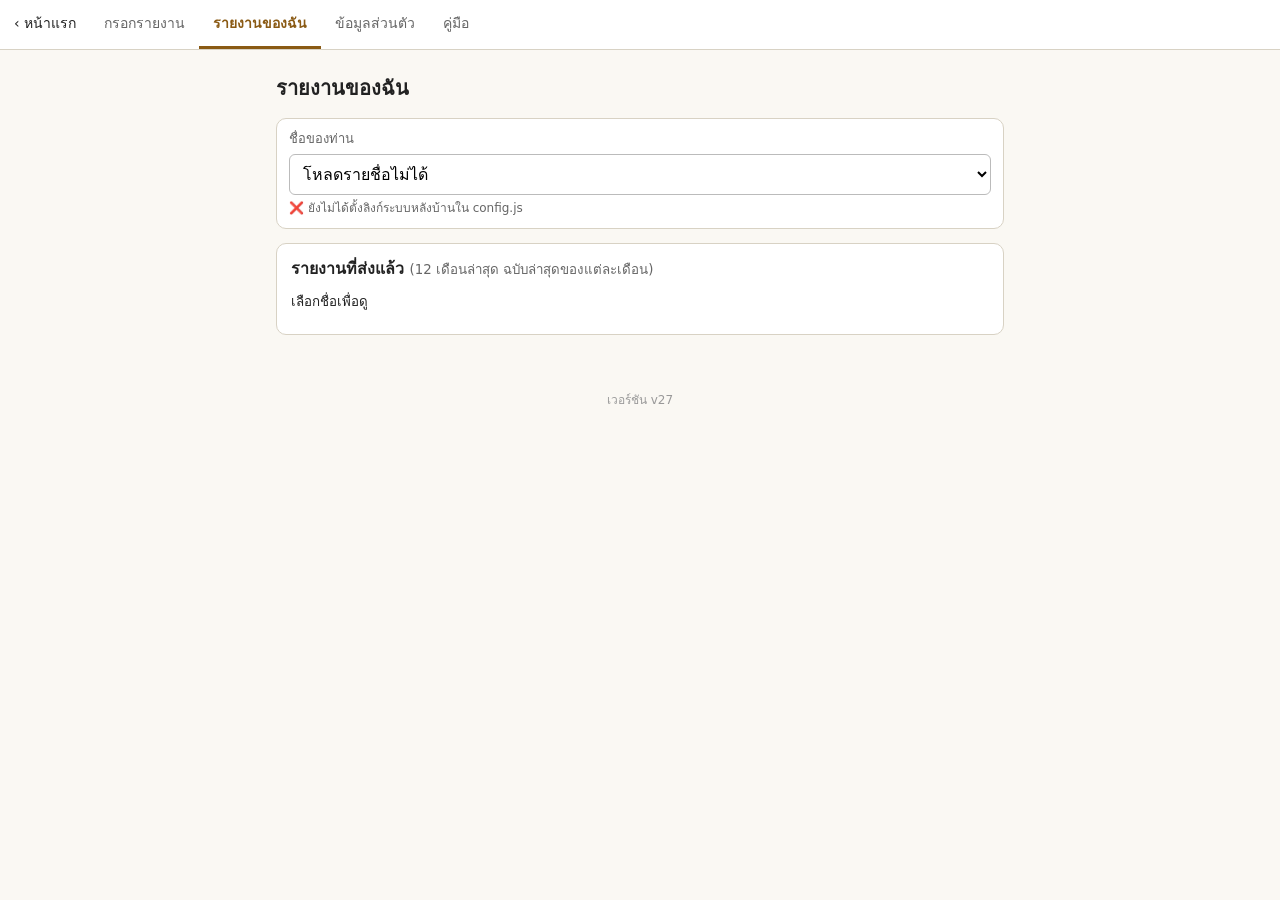
<file: history.html>
<!doctype html><html lang="th"><head><meta charset="utf-8"><meta name="viewport" content="width=device-width, initial-scale=1">
<title>รายงานของฉัน</title>
<link rel="stylesheet" href="app.css?v=27">
</head><body style="margin:0">
<div id="nav"></div>
<div class="page">
  <h1>รายงานของฉัน</h1>
  <div id="pickBox"></div>
  <div id="retBox"></div>
  <div class="card"><h2>รายงานที่ส่งแล้ว <small style="font-weight:400;color:#666">(12 เดือนล่าสุด ฉบับล่าสุดของแต่ละเดือน)</small></h2>
    <div id="list"><small>เลือกชื่อเพื่อดู</small></div>
    <div id="msg" class="msg"></div></div>
</div>
<script src="config.js?v=27"></script><script src="shim.js?v=27"></script><script src="common.js?v=27"></script>
<script>
(function(){
  var $=TR.$,esc=TR.esc,TID='';
  TR.nav(TR.TEACH,'history.html');
  function load(){
    if(!TID){$('list').innerHTML='<small>เลือกชื่อเพื่อดู</small>';$('retBox').innerHTML='';return;}
    $('list').innerHTML='<small>กำลังโหลด…</small>';$('msg').textContent='';
    TR.run('getTeacher',TID).then(function(r){
      var yr=null,parts=[],ret=r.history.filter(function(x){return x.returned;});
      r.history.forEach(function(x){
        if(x.year!==yr){yr=x.year;parts.push('<div class="yr">พ.ศ. '+x.year+'</div>');}
        parts.push('<div class="item'+(x.returned?' ret':'')+'"><span class="grow">'+esc(x.month)+' — '+esc(x.hours)+' ชม.'+
          (x.returned?' <b style="color:#8a5a14">⚠ ผู้ดูแลส่งกลับให้แก้ไข</b>'+(x.reason?' ('+esc(x.reason)+')':''):'')+'</span>'+
          '<button type="button" class="b ghost dlp" data-id="'+esc(x.id)+'">⬇️ PDF</button>'+
          '<a class="b '+(x.returned?'':'gray')+'" href="report.html?edit='+x.year+'-'+x.mo+'">✏️ แก้ไข</a></div>');
      });
      $('list').innerHTML=parts.join('')||'<small>ยังไม่มีรายงานที่ส่งแล้ว</small>';
      $('retBox').innerHTML=ret.length?'<div class="card" style="background:#fff0d6;border-color:#e0b25a"><b style="color:#8a5a14">⚠ ผู้ดูแลส่งกลับให้แก้ไข: '+ret.map(function(x){return esc(x.month)+' '+x.year;}).join(', ')+'</b><br><small>กดปุ่ม “แก้ไข” ที่เดือนนั้น แก้แล้วบันทึกใหม่</small></div>':'';
    }).catch(function(e){$('list').innerHTML='<span class="msg err">❌ '+esc(e.message)+'</span>';});
  }
  $('list').addEventListener('click',function(e){
    var b=e.target.closest('.dlp');if(!b)return;
    b.disabled=true;var t0=b.textContent;b.textContent='กำลังเตรียมไฟล์…';
    TR.run('getPdf',TID,b.dataset.id).then(function(r){TR.dl(r.name,r.b64);b.disabled=false;b.textContent=t0;})
      .catch(function(x){b.disabled=false;b.textContent=t0;$('msg').className='msg err';$('msg').textContent='❌ '+x.message;});
  });
  TR.picker($('pickBox'),function(id){TID=id;load();});
})();
</script></body></html>
</file>
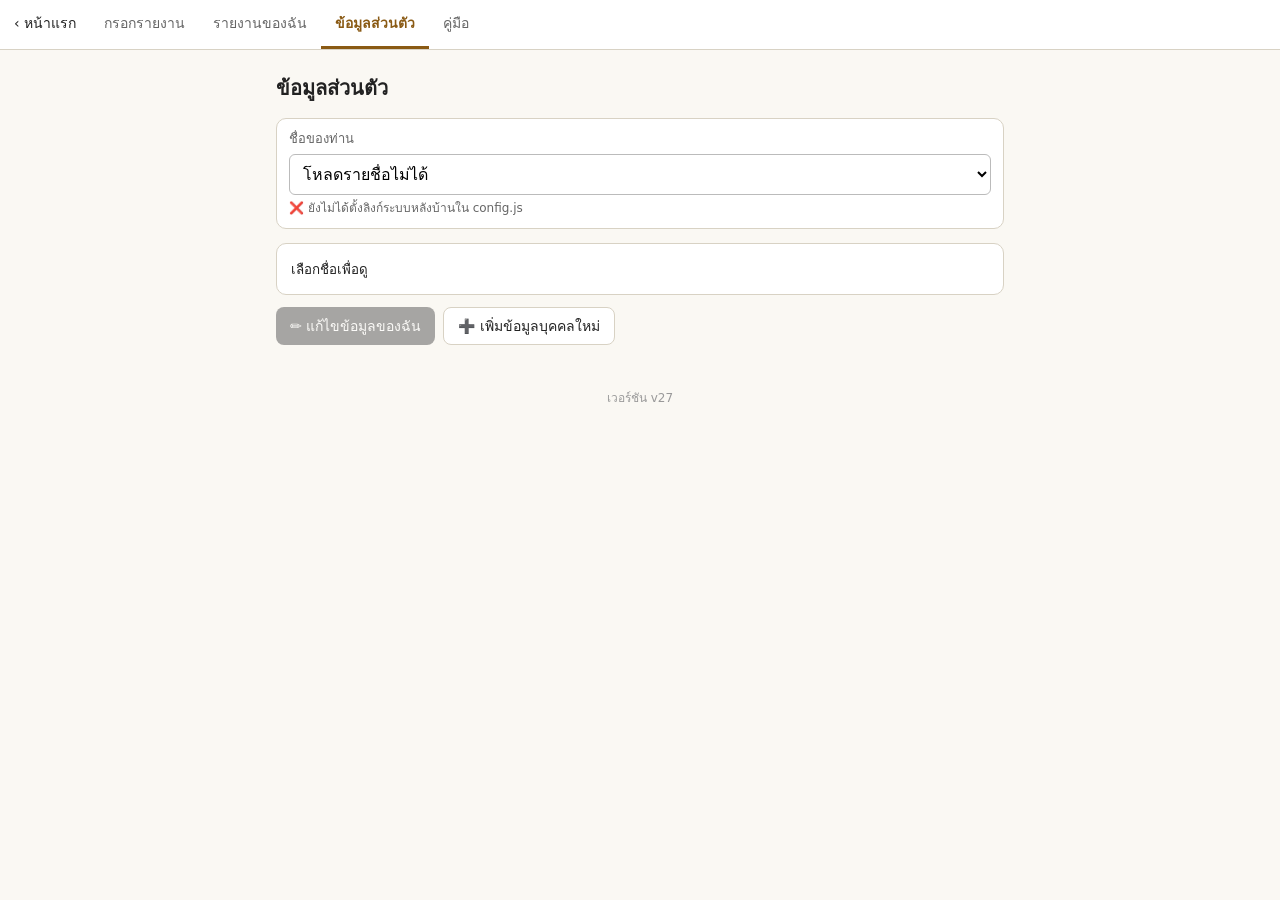
<file: profile.html>
<!doctype html><html lang="th"><head><meta charset="utf-8"><meta name="viewport" content="width=device-width, initial-scale=1">
<title>ข้อมูลส่วนตัว</title>
<link rel="stylesheet" href="app.css?v=27">
</head><body style="margin:0">
<div id="nav"></div>
<div class="page">
  <h1>ข้อมูลส่วนตัว</h1>
  <div id="pickBox"></div>
  <div class="card profile" id="info"><small>เลือกชื่อเพื่อดู</small></div>
  <div class="row" style="display:flex;gap:8px;flex-wrap:wrap">
    <button type="button" class="b gray" id="btnEdit" disabled>✏️ แก้ไขข้อมูลของฉัน</button>
    <button type="button" class="b ghost" id="btnAdd">➕ เพิ่มข้อมูลบุคคลใหม่</button>
  </div>
  <div id="pf"></div>
</div>
<script src="config.js?v=27"></script><script src="shim.js?v=27"></script><script src="common.js?v=27"></script>
<script>
(function(){
  var $=TR.$,esc=TR.esc,CUR=null,NEED=false;
  TR.nav(TR.TEACH,'profile.html');
  var PF={title:'ชื่อ/สมณศักดิ์ *',alias:'ฉายา *',surname:'นามสกุล *',temple:'สังกัดวัด *',tambon:'ตำบล/แขวง (วัดสังกัด)',amphoe:'อำเภอ (วัดสังกัด)',province:'จังหวัด (วัดสังกัด)',zip:'รหัสไปรษณีย์ (วัดสังกัด)',phone:'โทรศัพท์ผู้สอน',accName:'ชื่อบัญชี',accNo:'เลขบัญชี',branch:'สาขาธนาคาร',tPlace:'สถานที่สอน (เช่น วัดพระธาตุศรีจอมทอง) *',tTambon:'ตำบล/แขวง (สถานที่สอน)',tAmphoe:'อำเภอ (สถานที่สอน)',tProvince:'จังหวัด (สถานที่สอน)',tZip:'รหัสไปรษณีย์ (สถานที่สอน)',tPhone:'โทรศัพท์สถานที่สอน',abbot:'ชื่อเจ้าอาวาส *',abbotPhone:'โทรศัพท์เจ้าอาวาส',secretary:'ชื่อเลขานุการวัด',secretaryPhone:'โทรศัพท์เลขานุการ'};
  var PERSONAL=['id','title','alias','surname','phone','accName','accNo','branch'];
  function show(r){
    var p=r.profile;CUR=p;$('btnEdit').disabled=false;
    $('info').innerHTML='<dl><dt>ชื่อ</dt><dd><b>'+esc(r.name)+'</b></dd><dt>สังกัดวัด</dt><dd>'+esc(p.temple)+' '+esc(p.tambon)+' '+esc(p.amphoe)+' '+esc(p.province)+'</dd>'+
      '<dt>สถานที่สอน</dt><dd>'+esc(p.tPlace)+'</dd><dt>เจ้าอาวาส</dt><dd>'+esc(p.abbot)+'</dd><dt>บัญชี</dt><dd>'+esc(p.accName)+' · '+esc(p.accNo)+' '+esc(p.branch)+'</dd></dl>';
  }
  function load(id){
    CUR=null;$('btnEdit').disabled=true;$('pf').innerHTML='';
    if(!id){$('info').innerHTML='<small>เลือกชื่อเพื่อดู</small>';return;}
    $('info').textContent='กำลังโหลด…';
    TR.run('getTeacher',id).then(show).catch(function(e){$('info').innerHTML='<span class="msg err">❌ '+esc(e.message)+'</span>';});
  }
  function openPf(mode){
    var base=mode==='edit'?CUR:Object.fromEntries(Object.entries(CUR||{}).filter(function(kv){return PERSONAL.indexOf(kv[0])<0;}));
    $('pf').innerHTML='<div class="card"><h2>'+(mode==='edit'?'แก้ไขข้อมูล':'เพิ่มข้อมูลบุคคลใหม่')+'</h2>'+(mode==='add'&&CUR?'<small>คัดลอกข้อมูลวัดและเจ้าอาวาสจากบุคคลที่เลือกไว้ให้แล้ว กรอกเฉพาะข้อมูลส่วนตัว</small>':'')+
      '<div class="fgrid">'+Object.keys(PF).map(function(k){return '<label>'+PF[k]+'<input data-k="'+k+'" value="'+esc(base[k])+'"></label>';}).join('')+'</div>'+
      (NEED?'<div class="fgrid"><label>รหัสผู้ดูแล<input id="pcode" type="password" autocomplete="off"></label></div>':'')+
      '<p><button type="button" class="b" id="pfSave">บันทึกข้อมูล</button> <button type="button" class="b ghost" id="pfCancel">ยกเลิก</button></p><div id="pfMsg" class="msg"></div></div>';
    $('pfCancel').onclick=function(){$('pf').innerHTML='';};
    $('pfSave').onclick=function(){
      var p={id:mode==='edit'?CUR.id:''},lack=false,req=['title','alias','surname','temple','tPlace','abbot'];
      document.querySelectorAll('#pf [data-k]').forEach(function(i){p[i.dataset.k]=i.value;var x=req.indexOf(i.dataset.k)>=0&&!i.value.trim();i.classList.toggle('err',x);if(x)lack=true;});
      if(lack){$('pfMsg').className='msg err';$('pfMsg').textContent='❌ กรุณากรอกช่องที่ขึ้นสีแดงให้ครบ';return;}
      $('pfMsg').className='msg';$('pfMsg').textContent='กำลังบันทึก…';
      TR.run('saveTeacher',p,NEED?$('pcode').value:'').then(function(r){
        try{sessionStorage.removeItem('tr_list');}catch(e){}
        TR.setT({id:r.id,label:(r.teachers.filter(function(t){return String(t.id)===String(r.id);})[0]||{}).label||''});
        $('pf').innerHTML='<div class="msg ok">✅ บันทึกข้อมูลแล้ว</div>';
        setTimeout(function(){location.reload();},900);
      }).catch(function(e){$('pfMsg').className='msg err';$('pfMsg').textContent='❌ '+e.message;});
    };
  }
  $('btnEdit').onclick=function(){if(CUR)openPf('edit');};
  $('btnAdd').onclick=function(){openPf('add');};
  TR.picker($('pickBox'),function(id,label,info){NEED=!!(info&&info.needCode);load(id);}).then(function(info){if(info)NEED=!!info.needCode;});
})();
</script></body></html>
</file>
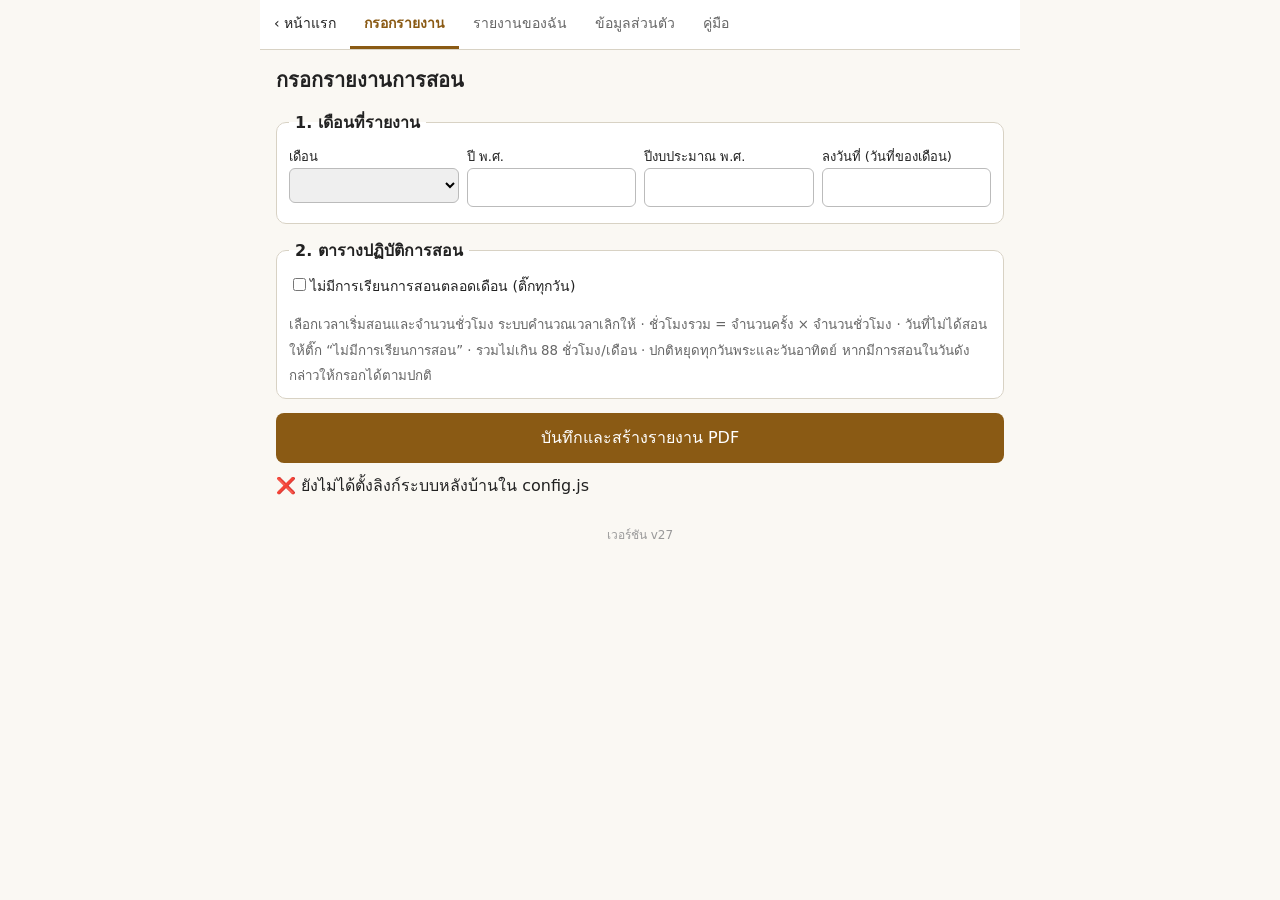
<file: report.html>
<!doctype html><html lang="th"><head><meta charset="utf-8"><meta name="viewport" content="width=device-width, initial-scale=1">
<title>กรอกรายงานการสอน</title>
<link rel="stylesheet" href="app.css?v=27">
<style>
body{font-family:'Sarabun',system-ui,sans-serif;max-width:760px;margin:0 auto;padding:16px;background:#faf8f3;color:#222}
h1{font-size:20px} fieldset{border:1px solid #d8d2c4;border-radius:10px;margin:14px 0;background:#fff}
legend{font-weight:600;padding:0 6px} label{display:block;font-size:13px;margin:6px 0}
input,select{width:100%;box-sizing:border-box;padding:8px;border:1px solid #bbb;border-radius:6px;font:inherit}
.g{display:grid;grid-template-columns:repeat(auto-fit,minmax(150px,1fr));gap:8px}
.row{border-top:1px dashed #ccc;padding-top:6px;margin-top:6px}
button{padding:12px 20px;border:0;border-radius:8px;background:#8a5a14;color:#fff;font:inherit;font-size:16px;width:100%}
#sum{font-size:16px;font-weight:600;margin:8px 0} #msg{margin-top:10px} small{color:#666}
.ent{background:#fcfbf8;border:1px solid #e6e0d2;border-radius:8px;padding:6px 8px;margin-top:6px}
.tm{display:flex;gap:4px;align-items:center}.tm select{width:auto;flex:1}
output{display:block;padding:8px;background:#f1eee6;border-radius:6px;font-weight:600;min-height:20px}
output.bad{background:#fde2e2;color:#a00}
.add,.del{width:auto;padding:6px 12px;font-size:14px;margin-top:6px}.del{background:#b33;margin-left:6px}
.add{background:#3b6e4f}
.err{border-color:#d33!important;background:#fff0f0!important}
.day.noent>b::after{content:' ⚠ ยังไม่ได้กรอก/ติ๊ก';color:#c00;font-weight:400;font-size:13px}.day.noent>b{color:#c00}
.cpy{margin-left:14px;font-size:13px}.cpy select{width:auto;padding:3px}.cpy button.mini{margin:0 0 0 4px;padding:3px 10px}.cpm{color:#a00;font-size:12px;margin-left:6px}
.dsum{margin-left:12px;font-weight:600;color:#3b6e4f;font-size:13px}
.off{display:inline-block;margin-left:14px;font-size:14px}.off input{width:auto;margin-right:4px}
#sum.over{color:#a00}
button.mini{width:auto;padding:6px 12px;font-size:14px;margin:6px 6px 0 0;background:#555}button.mini:disabled{opacity:.45}
#pf fieldset{background:#fffdf7;border-color:#c9b98f}
#info{font-size:14px;line-height:1.6;background:#f4f1ea;border-radius:8px;padding:8px 12px}

body{padding:16px 16px 40px}
a.mini{width:auto;padding:6px 12px;font-size:14px;margin:6px 6px 0 0;background:#555;border-radius:8px}
</style></head><body>
<div id="nav" class="inpad"></div>
<h1>กรอกรายงานการสอน</h1>
<form id="f">
<div id="pickBox"></div>

<fieldset><legend>1. เดือนที่รายงาน</legend><div class="g">
<label>เดือน<select id="month"></select></label>
<label>ปี พ.ศ.<input id="year" type="number"></label>
<label>ปีงบประมาณ พ.ศ.<input id="fiscalYear" type="number"></label>
<label>ลงวันที่ (วันที่ของเดือน)<input id="signDay" type="number" min="1" max="31"></label></div></fieldset>

<fieldset><legend>2. ตารางปฏิบัติการสอน</legend><label class="off" style="margin-left:0"><input type="checkbox" id="allOff">ไม่มีการเรียนการสอนตลอดเดือน (ติ๊กทุกวัน)</label>
<div id="days"></div>
<div id="sum"></div><small>เลือกเวลาเริ่มสอนและจำนวนชั่วโมง ระบบคำนวณเวลาเลิกให้ · ชั่วโมงรวม = จำนวนครั้ง × จำนวนชั่วโมง · วันที่ไม่ได้สอนให้ติ๊ก “ไม่มีการเรียนการสอน” · รวมไม่เกิน 88 ชั่วโมง/เดือน · ปกติหยุดทุกวันพระและวันอาทิตย์ หากมีการสอนในวันดังกล่าวให้กรอกได้ตามปกติ</small></fieldset>
<button type="submit">บันทึกและสร้างรายงาน PDF</button><div id="msg"></div>
</form>
<script src="config.js?v=27"></script><script src="shim.js?v=27"></script><script src="common.js?v=27"></script>
<script>
TR.nav(TR.TEACH,'report.html');

const DAYS=['จันทร์','อังคาร','พุธ','พฤหัสบดี','ศุกร์','เสาร์','อาทิตย์'];
const $=id=>document.getElementById(id);
let SUBJ={},TID='',READY=false,MONTHN=[];
const esc=x=>String(x||'').replace(/&/g,'&amp;').replace(/"/g,'&quot;').replace(/</g,'&lt;');
function dl(name,b64){const bin=atob(b64),u=new Uint8Array(bin.length);for(let i=0;i<bin.length;i++)u[i]=bin.charCodeAt(i);
 const url=URL.createObjectURL(new Blob([u],{type:'application/pdf'})),a=document.createElement('a');a.href=url;a.download=name;document.body.appendChild(a);a.click();a.remove();setTimeout(()=>URL.revokeObjectURL(url),60000);}
function setSel(s,v){if(![...s.options].some(o=>o.value===v))s.add(new Option(v,v));s.value=v;}
function fillForm(r){
 $('month').value=r.month;$('year').value=r.year;$('month').onchange();if(r.signDay)$('signDay').value=r.signDay;
 document.querySelectorAll('.day').forEach(d=>{const name=d.dataset.day,off=r.offDays.includes(name),ls=r.lines.filter(l=>l.day===name);
  d.querySelector('.ents').innerHTML='';
  if(ls.length)ls.forEach(l=>{addEnt(d);const n=d.querySelector('.ents').lastElementChild,g=s=>n.querySelector(s),p=(l.start||'13:00').split(':');
   setSel(g('.sh'),p[0]);setSel(g('.sm'),p[1]);g('.du').value=l.duration;g('.st').value=l.students;g('.se').value=l.sessions;
   g('.cl').value=l.cls;g('.sj').innerHTML=subOpts(l.cls);
   if(l.subject&&(SUBJ[l.cls]||[]).includes(l.subject))g('.sj').value=l.subject;
   else if(l.subject){g('.sj').value='__other';g('.sx').style.display='';g('.sx').value=l.subject;}});
  else addEnt(d);
  d.querySelector('.offc').checked=off;applyOff(d,off);});
 $('allOff').checked=r.offDays.length===DAYS.length;calc();
 $('msg').textContent='✅ โหลดรายงานเดิมแล้ว ตรวจและแก้ไขตามต้องการ แล้วกดบันทึกเพื่อส่งใหม่ (ฉบับใหม่จะแทนที่ฉบับเดิม)';
 $('days').scrollIntoView({behavior:'smooth'});}
TR.run('getInit').then(init).catch(function(e){document.getElementById('msg').textContent='❌ '+e.message;});
function init(d){
 SUBJ=d.subjects;MONTHN=d.months;
 $('month').innerHTML=d.months.map((m,i)=>`<option value="${i}">${m}</option>`).join('');
 $('month').value=d.month;$('year').value=d.thaiYear;
 const fy=()=>$('fiscalYear').value=+$('year').value+(+$('month').value>=9?1:0);
 const sd=()=>$('signDay').value=new Date(+$('year').value-543,+$('month').value+1,0).getDate();
 $('month').onchange=()=>{fy();sd()};$('year').onchange=()=>{fy();sd()};fy();sd();
 const pm=/^(\d{4})-(\d{1,2})$/.exec(new URLSearchParams(location.search).get('m')||'');
 if(pm&&+pm[2]>=0&&+pm[2]<=11){$('month').value=pm[2];$('year').value=pm[1];fy();sd();}
 $('days').innerHTML=DAYS.map(day=>`<div class="row day" data-day="${day}"><b>${day}</b><span class="cpy"><select class="cps"><option value="">คัดลอกจากวัน…</option>${DAYS.filter(x=>x!==day).map(x=>`<option>${x}</option>`).join('')}</select><button type="button" class="mini cp">คัดลอก</button><span class="cpm"></span></span><span class="dsum"></span><label class="off"><input type="checkbox" class="offc">ไม่มีการเรียนการสอน</label><div class="ents"></div><button type="button" class="add">+ เพิ่มช่วงสอนของวัน${day}</button></div>`).join('');
 document.querySelectorAll('.day').forEach(addEnt);
 $('days').addEventListener('input',calc);
 $('days').addEventListener('change',e=>{const c=e.target.classList,ent=e.target.closest('.ent');
  if(c.contains('cl')){ent.querySelector('.sj').innerHTML=subOpts(e.target.value);ent.querySelector('.sx').style.display='none';}
  if(c.contains('sj'))ent.querySelector('.sx').style.display=e.target.value==='__other'?'':'none';
  if(c.contains('offc')){applyOff(e.target.closest('.day'),e.target.checked);$('allOff').checked=offDays().length===DAYS.length;}calc();});
 $('allOff').onchange=e=>{document.querySelectorAll('.day').forEach(d=>{d.querySelector('.offc').checked=e.target.checked;applyOff(d,e.target.checked)});calc();};
 $('days').addEventListener('click',e=>{const t=e.target,day=t.closest('.day');
  if(t.classList.contains('add'))addEnt(day);
  if(t.classList.contains('cp')){const m=day.querySelector('.cpm'),src=day.querySelector('.cps').value;m.textContent=src?copyDay(day,src):'เลือกวันที่จะคัดลอกก่อน';if(m.textContent)setTimeout(()=>m.textContent='',3500);}
  if(t.classList.contains('del')){const ents=day.querySelectorAll('.ent');if(ents.length>1)t.closest('.ent').remove();else{t.closest('.ent').querySelector('.se').value='';}calc();}});
 calc();
 READY=true;TR.picker($('pickBox'),function(id){TID=id;tryEdit();});
}
const HH=[...Array(24).keys()].map(h=>('0'+h).slice(-2)), MM=['00','15','30','45'];
const opt=(arr,sel)=>arr.map(v=>`<option${v===sel?' selected':''}>${v}</option>`).join('');
function addEnt(day){day.querySelector('.ents').insertAdjacentHTML('beforeend',`<div class="ent"><div class="g">
  <label>เริ่มสอน (24 ชม.)<span class="tm"><select class="sh">${opt(HH,'13')}</select>:<select class="sm">${opt(MM,'00')}</select></span></label>
  <label>จำนวนชั่วโมงที่สอน<input class="du" type="number" step="0.5" min="0.5" max="24" value="4"></label>
  <label>เลิกสอน (คำนวณให้)<output class="en"></output></label>
  <label>ชั้นที่สอน<select class="cl"><option value="">— เลือกชั้น —</option>${Object.keys(SUBJ).map(c=>`<option>${c}</option>`).join('')}</select></label>
  <label>จำนวน (รูป)<input class="st" type="number" min="0"></label>
  <label>วิชาที่สอน<select class="sj">${subOpts('')}</select><input class="sx" placeholder="พิมพ์ชื่อวิชา" style="display:none;margin-top:4px"></label>
  <label>จำนวนครั้ง/เดือน<input class="se" type="number" min="0"></label></div>
  <button type="button" class="del">ลบช่วงนี้</button></div>`);calc();}
function copyDay(to,fromName){
 const from=[...document.querySelectorAll('.day')].find(d=>d.dataset.day===fromName);
 const src=from?[...from.querySelectorAll('.ent')]:[];
 if(!from||from.querySelector('.offc').checked||!src.some(e=>e.querySelector('.cl').value||e.querySelector('.se').value))return 'วัน'+fromName+'ยังไม่มีข้อมูลให้คัดลอก';
 to.querySelector('.offc').checked=false;applyOff(to,false);$('allOff').checked=false;
 to.querySelector('.ents').innerHTML='';
 src.forEach(e=>{addEnt(to);const n=to.querySelector('.ents').lastElementChild,g=(x,s)=>x.querySelector(s);
  ['.sh','.sm','.du','.st','.se'].forEach(k=>g(n,k).value=g(e,k).value);
  const cl=g(e,'.cl').value;g(n,'.cl').value=cl;g(n,'.sj').innerHTML=subOpts(cl);g(n,'.sj').value=g(e,'.sj').value;
  if(g(e,'.sj').value==='__other'){g(n,'.sx').style.display='';g(n,'.sx').value=g(e,'.sx').value;}});
 calc();return '';
}
function applyOff(d,o){d.querySelector('.ents').style.display=o?'none':'';d.querySelector('.add').style.display=o?'none':'';}
function subOpts(c){const l=SUBJ[c];if(!c||!l)return '<option value="">— เลือกชั้นก่อน —</option>';
 return '<option value="">— เลือกวิชา —</option>'+l.map(x=>`<option>${x}</option>`).join('')+'<option value="__other">อื่น ๆ (พิมพ์เอง)</option>';}
function m2t(m){return ('0'+Math.floor(m/60)).slice(-2)+':'+('0'+m%60).slice(-2)}
function lines(){const out=[];document.querySelectorAll('.day').forEach(d=>{if(d.querySelector('.offc').checked)return;d.querySelectorAll('.ent').forEach(e=>{
  const start=e.querySelector('.sh').value+':'+e.querySelector('.sm').value,dur=Number(e.querySelector('.du').value||0);
  out.push({day:d.dataset.day,start,duration:dur,cls:e.querySelector('.cl').value,students:e.querySelector('.st').value,subject:(sj=>sj==='__other'?e.querySelector('.sx').value.trim():sj)(e.querySelector('.sj').value),sessions:Number(e.querySelector('.se').value||0),_el:e});});});return out;}
function offDays(){return [...document.querySelectorAll('.day')].filter(d=>d.querySelector('.offc').checked).map(d=>d.dataset.day);}
let bad=false,over=false,missing=false,emptyDays=[];
function calc(){bad=false;missing=false;emptyDays=[];let h=0;
 document.querySelectorAll('.day').forEach(d=>{const off=d.querySelector('.offc').checked;let active=0,dh=0;
  d.querySelectorAll('.ent').forEach(e=>{const q=s=>e.querySelector(s),cl=q('.cl'),sj=q('.sj'),sx=q('.sx'),st=q('.st'),se=q('.se'),du=q('.du'),o=q('.en');
   const other=sj.value==='__other',subj=other?sx.value.trim():sj.value,dur=Number(du.value||0),ses=Number(se.value||0),stu=st.value.trim();
   const act=!off&&!!(cl.value||subj||stu||ses>0),m={cl:!cl.value,sj:!subj,st:!stu,se:!(ses>0),du:!(dur>0)};
   [[cl,m.cl],[other?sx:sj,m.sj],[st,m.st],[se,m.se],[du,m.du]].forEach(([el,x])=>el.classList.toggle('err',act&&x));
   if(!other)sx.classList.remove('err');else sj.classList.remove('err');
   const s0=+q('.sh').value*60+ +q('.sm').value,end=s0+Math.round(dur*60);
   if(!(dur>0)){o.textContent='—';o.className='en';}
   else if(end>1440){o.textContent='เกิน 24:00';o.className='en bad';if(act)bad=true;}
   else{o.textContent=m2t(end)+' น.';o.className='en';}
   if(act){active++;if(Object.values(m).some(Boolean))missing=true;if(ses>0&&dur>0){h+=ses*dur;dh+=ses*dur;}}});
  d.querySelector('.dsum').textContent=!off&&dh>0?`รวมวัน${d.dataset.day}: ${Math.round(dh*100)/100} ชม./เดือน`:'';
  d.classList.toggle('noent',!off&&active===0);if(!off&&active===0)emptyDays.push(d.dataset.day);});
 h=Math.round(h*100)/100;over=h>88;$('sum').className=over?'over':'';
 $('sum').textContent=over?`⚠ ผลรวมชั่วโมงการสอนต่อเดือน เกิน 88 ชั่วโมง (ขณะนี้ ${h} ชั่วโมง)`:`รวม ${h} ชั่วโมง/เดือน (ไม่เกิน 88)`}
$('f').onsubmit=e=>{e.preventDefault();
 if(!TID){$('msg').textContent='❌ กรุณาเลือกชื่อของท่านที่ช่องด้านบน';return}
 if(!lines().some(l=>l.sessions>0&&l.duration>0)&&offDays().length<DAYS.length){$('msg').textContent='❌ กรุณากรอกตารางสอนอย่างน้อย 1 ช่วง หรือติ๊ก “ไม่มีการเรียนการสอน” ให้ครบทุกวัน';return}
 if(emptyDays.length){$('msg').textContent='❌ วัน'+emptyDays.join(' ')+' ยังไม่ได้กรอกหรือติ๊ก “ไม่มีการเรียนการสอน”';return}
 if(over){$('msg').textContent='❌ ผลรวมชั่วโมงการสอนต่อเดือน เกิน 88 ชั่วโมง กรุณาแก้ไขก่อนบันทึก';return}
 if(missing){$('msg').textContent='❌ กรุณากรอกข้อมูลให้ครบ ช่องที่ขึ้นสีแดงยังไม่ได้กรอก';return}
 if(bad){$('msg').textContent='❌ มีช่วงสอนที่เวลาเลิกเกิน 24:00 กรุณาแก้ก่อน';return}
 const btn=document.querySelector('#f button[type=submit]');btn.disabled=true;let sec=0;
 const tm=setInterval(()=>{$('msg').textContent='⏳ กำลังสร้างรายงาน PDF… '+(++sec)+' วินาที (กรุณาอย่าปิดหน้านี้)'},1000);
 $('msg').textContent='⏳ กำลังสร้างรายงาน PDF…';
 google.script.run.withSuccessHandler(r=>{clearInterval(tm);btn.disabled=false;
  const mn=MONTHN[+$('month').value]||'',noT=!(r.totalHours>0);
  const thanks=r.replaced?'🙏 ขอบคุณที่ปรับแก้รายงานเดือน'+mn:noT?'🙏 ขอบคุณที่แจ้งรายงานเดือน'+mn+' (ไม่มีการสอน)':'🙏 ขอบคุณที่ส่งรายงานเดือน'+mn+(r.late?'':'ตรงเวลา');
  $('msg').innerHTML=`<div style="background:#dff3e6;color:#2c7a4b;border-radius:8px;padding:10px 12px"><b>${thanks}</b><br>บันทึกแล้ว ${r.totalHours} ชั่วโมง</div><button type="button" class="mini" id="dlNow" style="background:#8a5a14">⬇️ ดาวน์โหลด PDF</button> <a class="mini" href="history.html" style="display:inline-block;text-decoration:none;color:#fff">ดูรายงานของฉัน</a> <a class="mini" href="index.html" style="display:inline-block;text-decoration:none;color:#fff">กลับหน้าแรก</a>`;$('dlNow').onclick=()=>dl(r.name,r.b64);})
 .withFailureHandler(x=>{clearInterval(tm);btn.disabled=false;$('msg').textContent='❌ '+x.message;})
 .submitReport({teacherId:TID,month:+$('month').value,year:+$('year').value,fiscalYear:+$('fiscalYear').value,signDay:$('signDay').value,offDays:offDays(),lines:lines().map(({_el,...r})=>r)});};

let EDITED=false;
function tryEdit(){
 const q=new URLSearchParams(location.search).get('edit');
 if(!q||EDITED||!TID||!READY)return;
 const m=/^(\d{4})-(\d{1,2})$/.exec(q);if(!m)return;
 EDITED=true;$('msg').textContent='กำลังโหลดรายงานเดิม…';
 TR.run('getReportForEdit',TID,+m[1],+m[2]).then(fillForm).catch(x=>{$('msg').textContent='❌ '+x.message;});
}

</script></body></html>
</file>
<file: app.css>
/* สไตล์ร่วมทุกหน้า: แถบเมนู หน้าแรก ช่องเลือกชื่อ คู่มือ (ฟอร์มกับแดชบอร์ดมี CSS ของตัวเองในไฟล์) */
:root{--bg:#faf8f3;--card:#fff;--line:#d8d2c4;--fg:#222;--muted:#666;--brand:#8a5a14;--brand-soft:#f6e9d3;
 --green:#2c7a4b;--green-soft:#dff3e6;--red:#a00;--red-soft:#fde2e2;--warn-soft:#fff0d6}
*{box-sizing:border-box}
body.tr{font-family:'Sarabun',system-ui,sans-serif;background:var(--bg);color:var(--fg);line-height:1.6}
nav.top{position:sticky;top:0;z-index:5;display:flex;overflow-x:auto;background:var(--card);border-bottom:1px solid var(--line)}
nav.top a{padding:12px 14px;white-space:nowrap;color:var(--muted);text-decoration:none;font-size:14px;border-bottom:3px solid transparent}
nav.top a.on{color:var(--brand);border-bottom-color:var(--brand);font-weight:600}
nav.top a.back{color:var(--fg)}
.pick{background:var(--card);border:1px solid var(--line);border-radius:10px;padding:10px 12px;margin:14px 0}
.pick label{display:block;font-size:13px;color:var(--muted);margin-bottom:4px}
.pick select{width:100%;padding:9px;border:1px solid #bbb;border-radius:6px;font:inherit;background:#fff}
.pick .hint{font-size:12px;color:var(--muted);margin-top:4px}
#nav.inpad nav.top{margin:-16px -16px 12px}
#ver{margin:28px 0 12px;font-size:12px;color:#999;text-align:center}
/* หน้าแรก */
.home{max-width:560px;margin:0 auto;padding:16px}
.hero{background:var(--brand-soft);border-radius:12px;padding:16px;margin-bottom:12px}
.hero h1{font-size:20px;margin:0}
.hero p{margin:2px 0 0;color:var(--muted);font-size:14px}
.deadline{border-radius:10px;padding:10px 12px;font-size:14px;margin-bottom:14px;background:var(--warn-soft);color:var(--brand)}
.deadline.late{background:var(--red-soft);color:var(--red)}
.tiles{display:flex;flex-direction:column;gap:10px}
a.tile{display:flex;gap:14px;align-items:center;border:1px solid var(--line);border-radius:12px;padding:14px;background:var(--card);color:inherit;text-decoration:none}
a.tile:active{background:#f4f1ea}
a.tile.main{border-color:var(--green);background:var(--green-soft)}
a.tile .ico{width:44px;height:44px;border-radius:10px;background:#eee9dc;display:grid;place-items:center;font-size:22px;flex:none}
a.tile.main .ico{background:var(--green);color:#fff}
a.tile b{display:block;font-size:16px}
a.tile small{color:var(--muted);font-size:13px}
a.tile .go{margin-left:auto;color:var(--muted);font-size:22px}
.who{font-size:14px;margin:0 0 12px;color:var(--muted)}
.who a{color:var(--brand)}
.foot{display:flex;justify-content:space-between;gap:8px;flex-wrap:wrap;color:var(--muted);font-size:13px;border-top:1px solid var(--line);padding-top:12px;margin-top:18px}
.foot a{color:var(--brand)}
/* คู่มือ */
.guide{max-width:700px;margin:0 auto;padding:16px}
.guide h1{font-size:20px}
.guide details{background:var(--card);border:1px solid var(--line);border-radius:10px;padding:10px 14px;margin:8px 0}
.guide summary{cursor:pointer;font-weight:600}
.guide details p,.guide details ol,.guide details ul{margin:8px 0 2px;color:#333}
.guide .contact{background:var(--brand-soft);border-radius:10px;padding:12px;margin-top:16px;font-size:14px}
/* หน้ารายงานของฉัน / ข้อมูลส่วนตัว */
.page{max-width:760px;margin:0 auto;padding:16px}
.page h1{font-size:20px;margin:6px 0 4px}
.card{background:var(--card);border:1px solid var(--line);border-radius:10px;padding:12px 14px;margin:12px 0}
.card h2{font-size:16px;margin:0 0 6px}
.item{display:flex;gap:8px;align-items:center;flex-wrap:wrap;padding:8px 10px;border-radius:8px}
.item+.item{border-top:1px solid #eee}
.item.ret{background:var(--warn-soft)}
.item .grow{flex:1;min-width:140px}
.yr{font-weight:600;margin-top:10px}
.b{display:inline-block;border:0;border-radius:8px;padding:7px 14px;background:var(--brand);color:#fff;font:inherit;font-size:14px;cursor:pointer;text-decoration:none}
.b.gray{background:#555}.b.green{background:var(--green)}.b:disabled{opacity:.5}
.b.ghost{background:#fff;color:var(--fg);border:1px solid var(--line)}
.msg{margin:8px 0;font-size:14px}.msg.err{color:var(--red)}.msg.ok{color:var(--green)}
.profile dl{display:grid;grid-template-columns:130px 1fr;gap:4px 10px;margin:0;font-size:14px}
.profile dt{color:var(--muted)}.profile dd{margin:0;overflow-wrap:anywhere}
.fgrid{display:grid;grid-template-columns:repeat(auto-fit,minmax(170px,1fr));gap:8px}
.fgrid label{display:block;font-size:13px}
.fgrid input{width:100%;padding:8px;border:1px solid #bbb;border-radius:6px;font:inherit;box-sizing:border-box}
.fgrid input.err{border-color:#d33;background:#fff0f0}
/* กล่องสถานะรายงานในหน้าแรก */
:root{--blue:#2a4d8f;--blue-soft:#e6eefb}
.status{border-radius:10px;padding:12px 14px;display:flex;flex-direction:column;gap:8px;font-size:14px;margin-bottom:12px}
.status .row{display:flex;gap:10px;align-items:center}
.status .ic{width:28px;height:28px;border-radius:50%;display:grid;place-items:center;font-weight:700;flex:none;font-size:15px}
.status b{font-size:15px}
.status small{opacity:.85;font-size:13px}
.status .acts{display:flex;gap:8px;flex-wrap:wrap}
.s-no{background:var(--red-soft);color:var(--red)}.s-no .ic{background:var(--red);color:#fff}
.s-ok{background:var(--green-soft);color:var(--green)}.s-ok .ic{background:var(--green);color:#fff}
.s-man{background:var(--blue-soft);color:var(--blue)}.s-man .ic{background:var(--blue);color:#fff}
.s-ret{background:var(--warn-soft);color:var(--brand)}.s-ret .ic{background:var(--brand);color:#fff}
.s-none{background:var(--card);border:1px dashed var(--line);color:var(--muted)}.s-none .ic{background:var(--line);color:var(--muted)}
.sbtn{display:inline-block;border:0;border-radius:8px;padding:6px 14px;font:inherit;font-size:13px;font-weight:600;background:#222;color:#fff;text-decoration:none;cursor:pointer}
.sbtn.g{background:transparent;color:inherit;border:1px solid currentColor}
.sbtn:disabled{opacity:.6}
.prevwarn{border-radius:10px;padding:10px 14px;font-size:13px;background:var(--red-soft);color:var(--red);display:flex;gap:8px;align-items:center;justify-content:space-between;flex-wrap:wrap;margin-bottom:12px}
a.tile.dim{opacity:.6}
</file>
